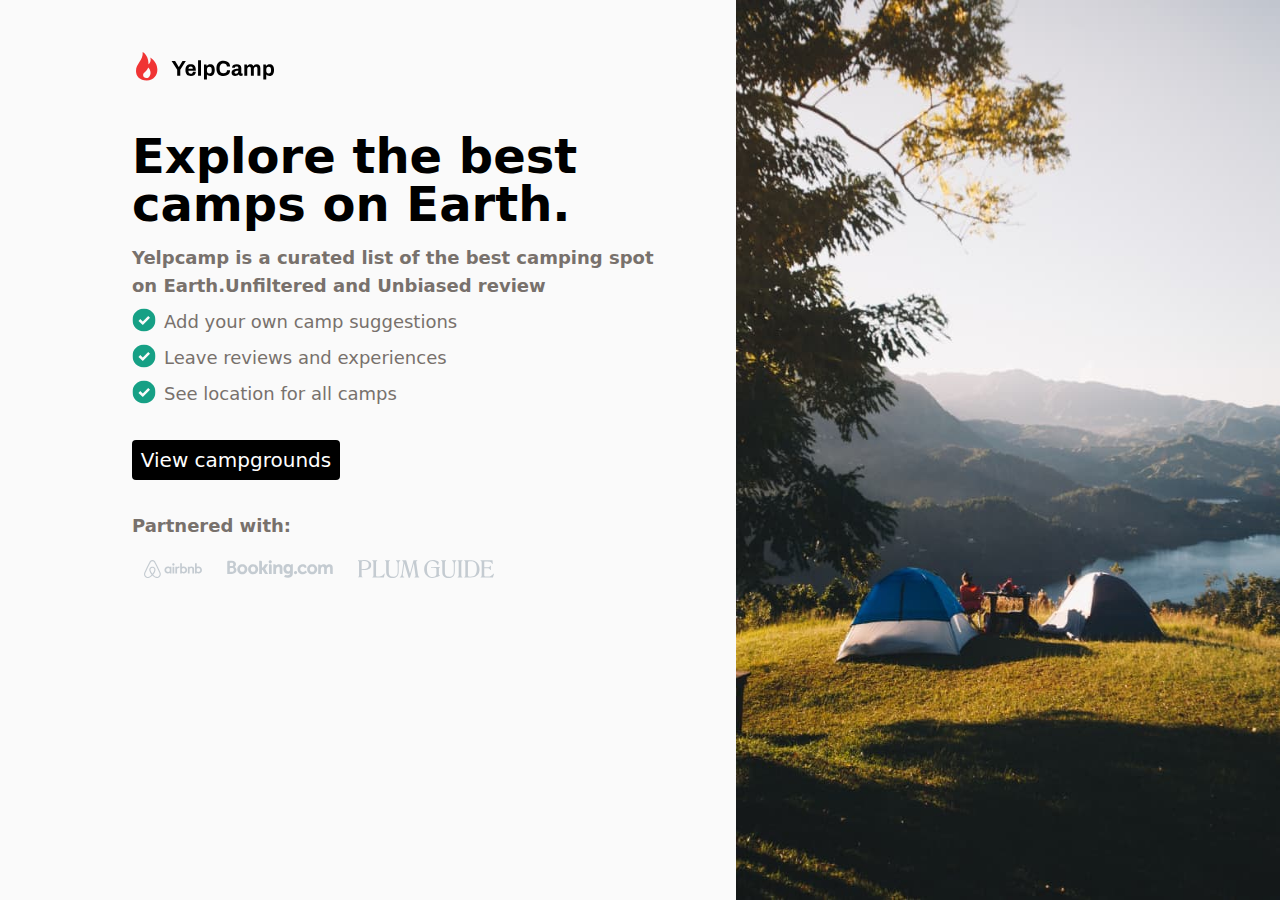
<file: index.html>
<!DOCTYPE html>
<html lang="en">
<head>
    <meta charset="UTF-8">
    <meta name="viewport" content="width=device-width, initial-scale=1.0">
    <title>Group Assignment</title>
    <link rel="stylesheet" href="./src/input.css">
    <link rel="stylesheet" href="./src/output.css">
    </head>
<body>
    <!-- Creating a div containing the columns -->
    <div class="h-screen bg-neutral-50 flex lg:flex-row flex-col justify-between ">
        <!-- individual divs for the larger screen size -->
        <div class="lg:basis-1/2 lg:flex-1 lg:ml-28 lg:mr-20 lg:mt-9">
            <!-- A div containing the logo -->
            <div class="lg:w-full lg:mt-4 ml-6 my-3 md:my-12">
                <img class="h-8" src="./Assets/Logo.svg">
            </div>
            <!-- A div that would containing the image for smaller screen size and stay hidden for a larger screen size -->
            <div class="lg:hidden w-full h-72 md:h-80">
                <img class="w-full h-72 md:h-80" src="./Assets/Hero Image.jpg" alt="Hero jpg">
            </div>
            <!-- A div containing the write up -->
            <div class="lg:mt-3 lg:w-full m-5 md:leading-6">
                <div>
                    <h1 class="lg:text-5xl md:text-5xl text-4xl font-bold">Explore the best camps on Earth.</h1>
                    <p class="mt-4 text-lg font-medium md:font-semibold pb-2 text-stone-500 tracking-normal">Yelpcamp is a curated list of the best camping spot on Earth.Unfiltered and Unbiased review</p>
                    <!-- Creating a flex div -->
                    <div class="flex flex-col space-y-2">
                        <!-- Using the inline flex property to place the icon beside the text -->
                        <div class="inline-flex ">
                            <img class="w-6 h-6 mr-2" src="./Assets/Checkmark.svg"> <span class="text-lg font-medium text-stone-500">Add your own camp suggestions</span>
                            
                        </div>
                        <div class="inline-flex">
                            <img class="w-6 h-6 mr-2" src="./Assets/Checkmark.svg"> <span class="text-lg font-medium text-stone-500">Leave reviews and experiences</span>

                        </div>
                        <div class="inline-flex">
                             <img class="w-6 h-6 mr-2" src="./Assets/Checkmark.svg"> <span class="text-lg font-medium  text-stone-500">See location for all camps</span>
                        </div>
                    </div>
                    
                </div>
                <!-- Creating  a button -->
                <button  id="viewCamp" class="h-10 w-48 md:w-52 my-2 md:my-8 bg-black text-white rounded md:text-xl text-base">View campgrounds</button>
                 
                <!-- Another flexed div -->
                <div class="flex flex-col">
                    <p class="font-medium text-lg md:font-semibold text-stone-500">Partnered with:</p>
                    <div class="flex justify-items-start mt-2">
                        <img src="./Assets/Airbnb.svg" alt="Airbnb icon">
                        <img src="./Assets/Booking.svg" alt="booking icon">
                        <img src="./Assets/Plum Guide.svg" alt="plum guide icon"> 
                    </div>
                    
                </div>
            </div>
        
        </div>
        <!-- A div that stays visible for larger screen size and hidden for a smaller screen size-->
        <div class="lg:h-full lg:basis-1/2 lg:flex-2 lg:block hidden">
            <img class="lg:h-full lg:w-full" src="./Assets/Hero Image.jpg" alt="Hero image jpg">
        </div>
    </div>
    <script src="./index.js"></script>
</body>
</html>
</file>
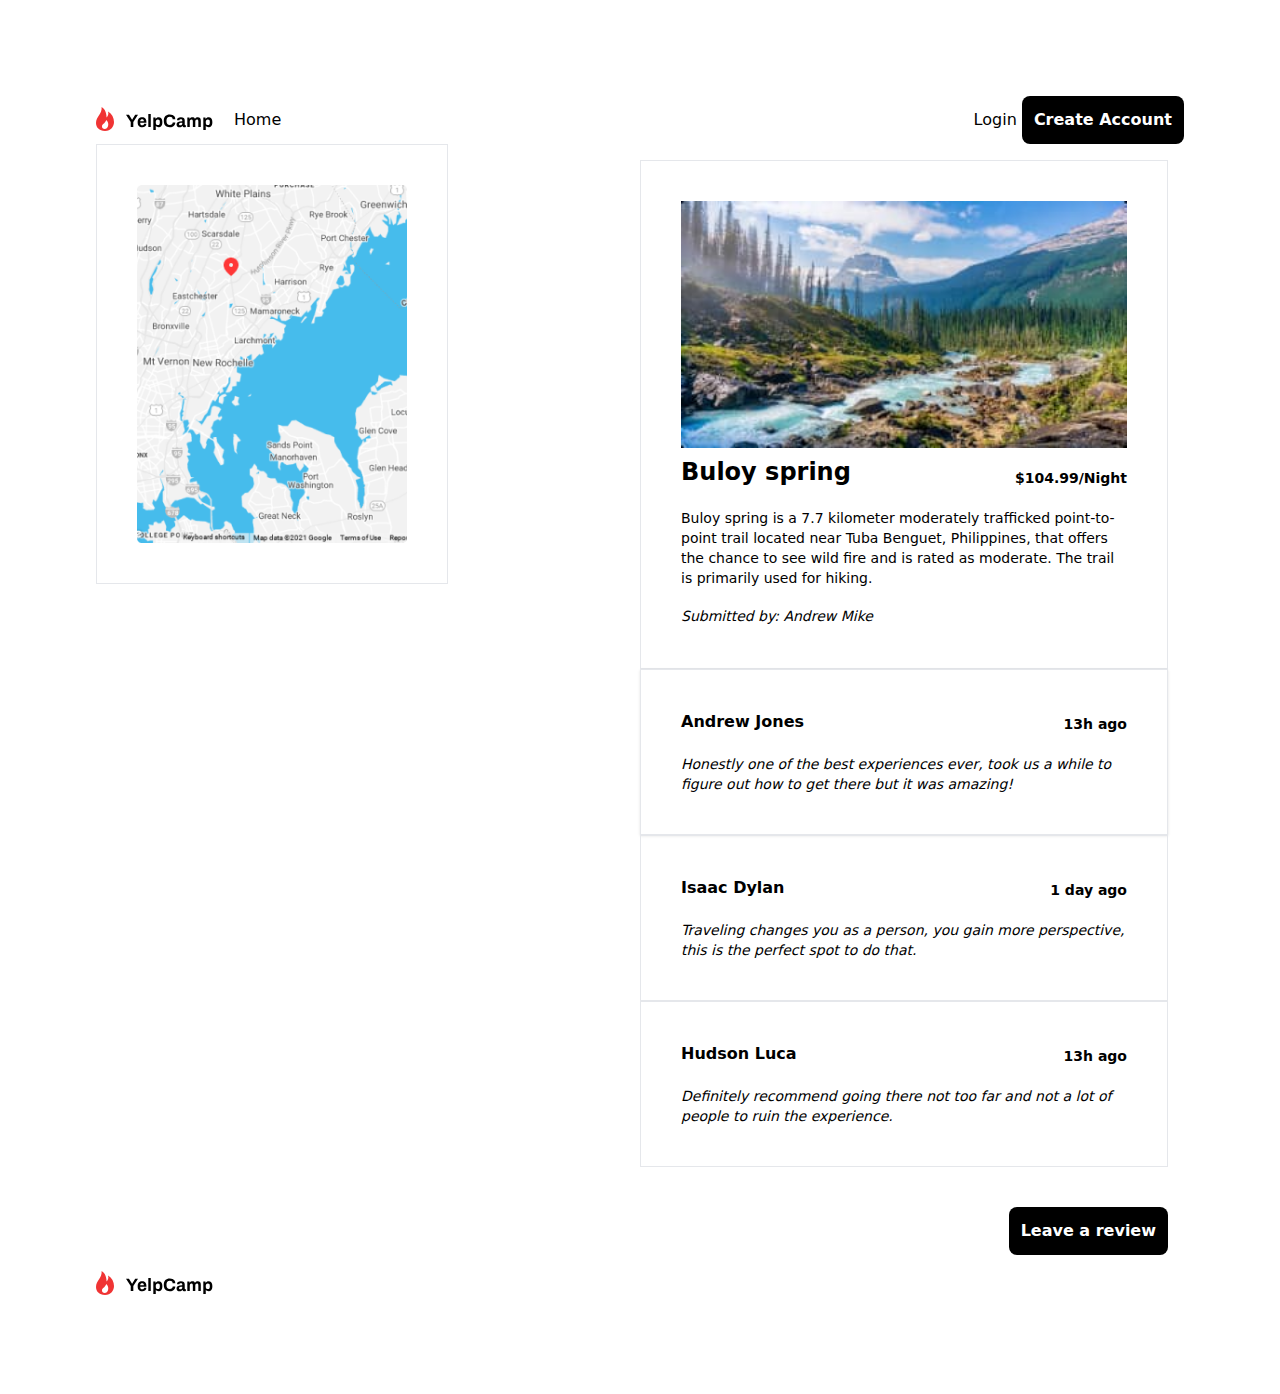
<file: buloy.html>
<!DOCTYPE html>
<html lang="en">
<head>
    <meta charset="UTF-8">
    <meta name="viewport" content="width=device-width, initial-scale=1.0">
    <title>Document</title>
  <link rel="stylesheet" href="./src/input.css">
  <link rel="stylesheet" href="./src/output.css">
</head>
<body class="mx-4 sm:mx-8 md:mx-24 my-4 sm:my-8 md:my-24">
    <!-- nav area -->
    <nav class="flex flex-row items-center justify-between">
        <div class="flex items-center gap-5">
            <img src="./Assets/Logo.svg" alt="Logo">
            <a href="#" class="font-medium hover:text-gray-500 hidden sm:inline-block md:inline-block">Home</a>
        </div>
        <div class="gap-5">
            <a href="#" class="font-medium hover:text-gray-500 hidden sm:inline-block md:inline-block">Login</a>
            <button class="p-3 bg-black text-white font-semibold rounded-lg hover:bg-gray-500 hidden sm:inline-block md:inline-block">Create Account</button>
        </div>
        <button class="p-3 md:hidden">
            <img src="./Assets/Hamburger Menu.svg" alt="Menu Icon" class="w-6 h-6">
        </button>
    </nav>
    <!-- End of nav area -->

    <main class="flex flex-col sm:flex-row items-start justify-between">
        <div class="sm:w-1/2">
            <!-- Map image at the top (visible on laptops) -->
            <div class="border p-5 sm:p-10 w-full sm:w-2/3 mx-auto sm:mx-0 mb-5 sm:mb-0 hidden lg:block">
                <img src="./Assets/Map.png" alt="Map" class="mt-0">
            </div>
        </div>

        <div class="sm:w-1/2 mx-4 my-4">
            <div class="border p-5 sm:p-10">
                <img src="./Assets/Camp Images/Compressed Images/Mount Ulap.jpg" alt="Mount Ulap" class="w-full">
                <div class="flex flex-row justify-between pb-3 sm:pb-5">
                    <h2 class="text-lg sm:text-2xl font-bold pt-2">Buloy spring</h2>
                    <span class="text-xs sm:text-sm pt-2 sm:pt-5 font-bold">$104.99/Night</span>
                </div>
                <p class="text-xs sm:text-sm pb-2 sm:pb-4">Buloy spring is a 7.7 kilometer moderately trafficked point-to-point trail located near Tuba Benguet, Philippines, that offers the chance to see wild fire and is rated as moderate. The trail is primarily used for hiking.</p>
                <span class="italic text-xs sm:text-sm">Submitted by: Andrew Mike</span>
            </div>

            <div class="border p-5 sm:p-10 shadow">
                <div class="flex flex-row justify-between pb-3 sm:pb-5">
                    <h4 class="font-bold">Andrew Jones</h4>
                    <span class="text-xs sm:text-sm pt-1 font-bold">13h ago</span>
                </div>
                <p class="text-xs sm:text-sm italic">Honestly one of the best experiences ever, took us a while to figure out how to get there but it was amazing!</p>
            </div>

            <div class="border p-5 sm:p-10">
                <div class="flex flex-row justify-between pb-3 sm:pb-5">
                    <h4 class="font-bold">Isaac Dylan</h4>
                    <span class="text-xs sm:text-sm pt-1 font-bold">1 day ago</span>
                </div>
                <p class="text-xs sm:text-sm italic">Traveling changes you as a person, you gain more perspective, this is the perfect spot to do that.</p>
            </div>

            <div class="border p-5 sm:p-10">
                <div class="flex flex-row justify-between pb-3 sm:pb-5">
                    <h4 class="font-bold">Hudson Luca</h4>
                    <span class="text-xs sm:text-sm pt-1 font-bold">13h ago</span>
                </div>
                <p class="text-xs sm:text-sm italic">Definitely recommend going there not too far and not a lot of people to ruin the experience.</p>
            </div>

            <button class="bg-black text-white font-bold p-3 mt-10 rounded-lg float-right">Leave a review</button>
        </div>
        <img src="./Assets/Map.png" alt="..." class="border p-5 sm:p-10 w-full sm:w-2/3 mx-auto sm:mx-0 mb-5 sm:mb-0 block lg:hidden">
        <!-- Map image at the bottom (visible on tablets and mobiles) -->
    </main>
    
    <img src="./Assets/Logo.svg" alt="Logo" class=" mt-4 sm:mt-0">
    <script src="./index.js"></script>
</body>
</html>
</file>
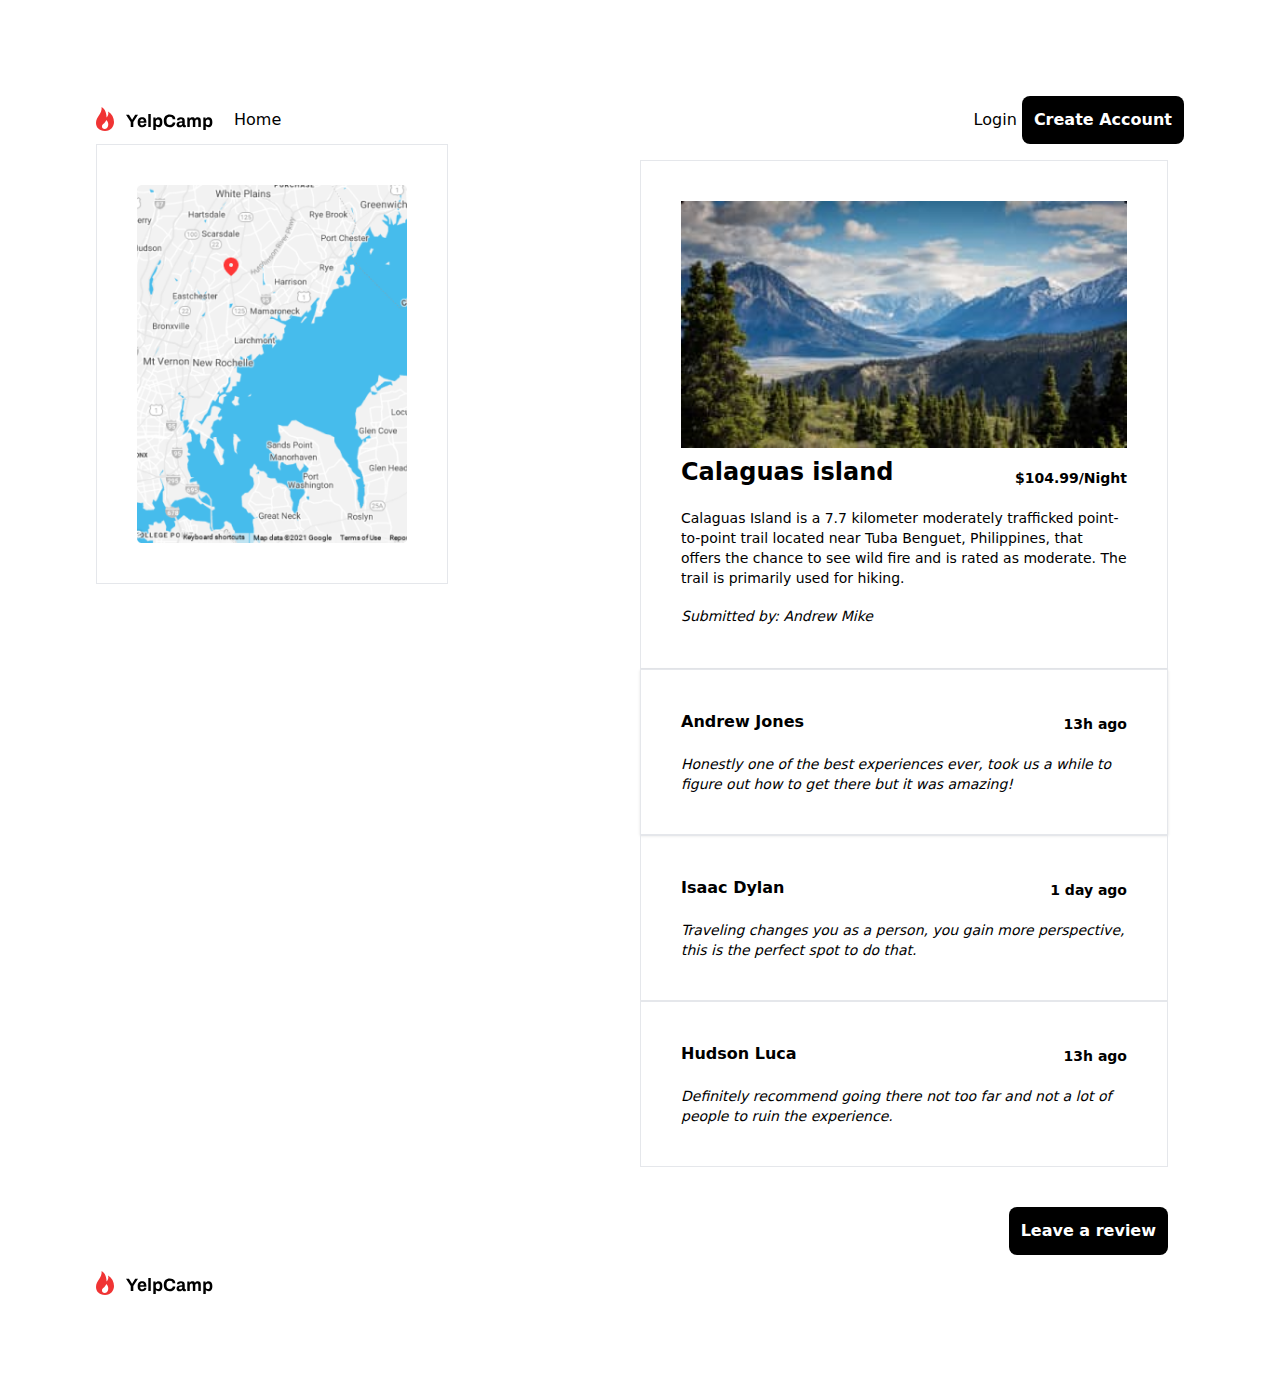
<file: cala.html>
<!DOCTYPE html>
<html lang="en">
<head>
    <meta charset="UTF-8">
    <meta name="viewport" content="width=device-width, initial-scale=1.0">
    <title>Document</title>
  <link rel="stylesheet" href="./src/input.css">
  <link rel="stylesheet" href="./src/output.css">
</head>
<body class="mx-4 sm:mx-8 md:mx-24 my-4 sm:my-8 md:my-24">
    <!-- nav area -->
    <nav class="flex flex-row items-center justify-between">
        <div class="flex items-center gap-5">
            <img src="./Assets/Logo.svg" alt="Logo">
            <a href="#" class="font-medium hover:text-gray-500 hidden sm:inline-block md:inline-block">Home</a>
        </div>
        <div class="gap-5">
            <a href="#" class="font-medium hover:text-gray-500 hidden sm:inline-block md:inline-block">Login</a>
            <button class="p-3 bg-black text-white font-semibold rounded-lg hover:bg-gray-500 hidden sm:inline-block md:inline-block">Create Account</button>
        </div>
        <button class="p-3 md:hidden">
            <img src="./Assets/Hamburger Menu.svg" alt="Menu Icon" class="w-6 h-6">
        </button>
    </nav>
    <!-- End of nav area -->

    <main class="flex flex-col sm:flex-row items-start justify-between">
        <div class="sm:w-1/2">
            <!-- Map image at the top (visible on laptops) -->
            <div class="border p-5 sm:p-10 w-full sm:w-2/3 mx-auto sm:mx-0 mb-5 sm:mb-0 hidden lg:block">
                <img src="./Assets/Map.png" alt="Map" class="mt-0">
            </div>
        </div>

        <div class="sm:w-1/2 mx-4 my-4">
            <div class="border p-5 sm:p-10">
                <img src="./Assets/Camp Images/Compressed Images/Calaguas Island.jpg" alt="Mount Ulap" class="w-full">
                <div class="flex flex-row justify-between pb-3 sm:pb-5">
                    <h2 class="text-lg sm:text-2xl font-bold pt-2">Calaguas island</h2>
                    <span class="text-xs sm:text-sm pt-2 sm:pt-5 font-bold">$104.99/Night</span>
                </div>
                <p class="text-xs sm:text-sm pb-2 sm:pb-4">Calaguas Island is a 7.7 kilometer moderately trafficked point-to-point trail located near Tuba Benguet, Philippines, that offers the chance to see wild fire and is rated as moderate. The trail is primarily used for hiking.</p>
                <span class="italic text-xs sm:text-sm">Submitted by: Andrew Mike</span>
            </div>

            <div class="border p-5 sm:p-10 shadow">
                <div class="flex flex-row justify-between pb-3 sm:pb-5">
                    <h4 class="font-bold">Andrew Jones</h4>
                    <span class="text-xs sm:text-sm pt-1 font-bold">13h ago</span>
                </div>
                <p class="text-xs sm:text-sm italic">Honestly one of the best experiences ever, took us a while to figure out how to get there but it was amazing!</p>
            </div>

            <div class="border p-5 sm:p-10">
                <div class="flex flex-row justify-between pb-3 sm:pb-5">
                    <h4 class="font-bold">Isaac Dylan</h4>
                    <span class="text-xs sm:text-sm pt-1 font-bold">1 day ago</span>
                </div>
                <p class="text-xs sm:text-sm italic">Traveling changes you as a person, you gain more perspective, this is the perfect spot to do that.</p>
            </div>

            <div class="border p-5 sm:p-10">
                <div class="flex flex-row justify-between pb-3 sm:pb-5">
                    <h4 class="font-bold">Hudson Luca</h4>
                    <span class="text-xs sm:text-sm pt-1 font-bold">13h ago</span>
                </div>
                <p class="text-xs sm:text-sm italic">Definitely recommend going there not too far and not a lot of people to ruin the experience.</p>
            </div>

            <button class="bg-black text-white font-bold p-3 mt-10 rounded-lg float-right">Leave a review</button>
        </div>
        <img src="./Assets/Map.png" alt="..." class="border p-5 sm:p-10 w-full sm:w-2/3 mx-auto sm:mx-0 mb-5 sm:mb-0 block lg:hidden">
        <!-- Map image at the bottom (visible on tablets and mobiles) -->
    </main>
    
    <img src="./Assets/Logo.svg" alt="Logo" class=" mt-4 sm:mt-0">
    <script src="./index.js"></script>
</body>
</html>
</file>
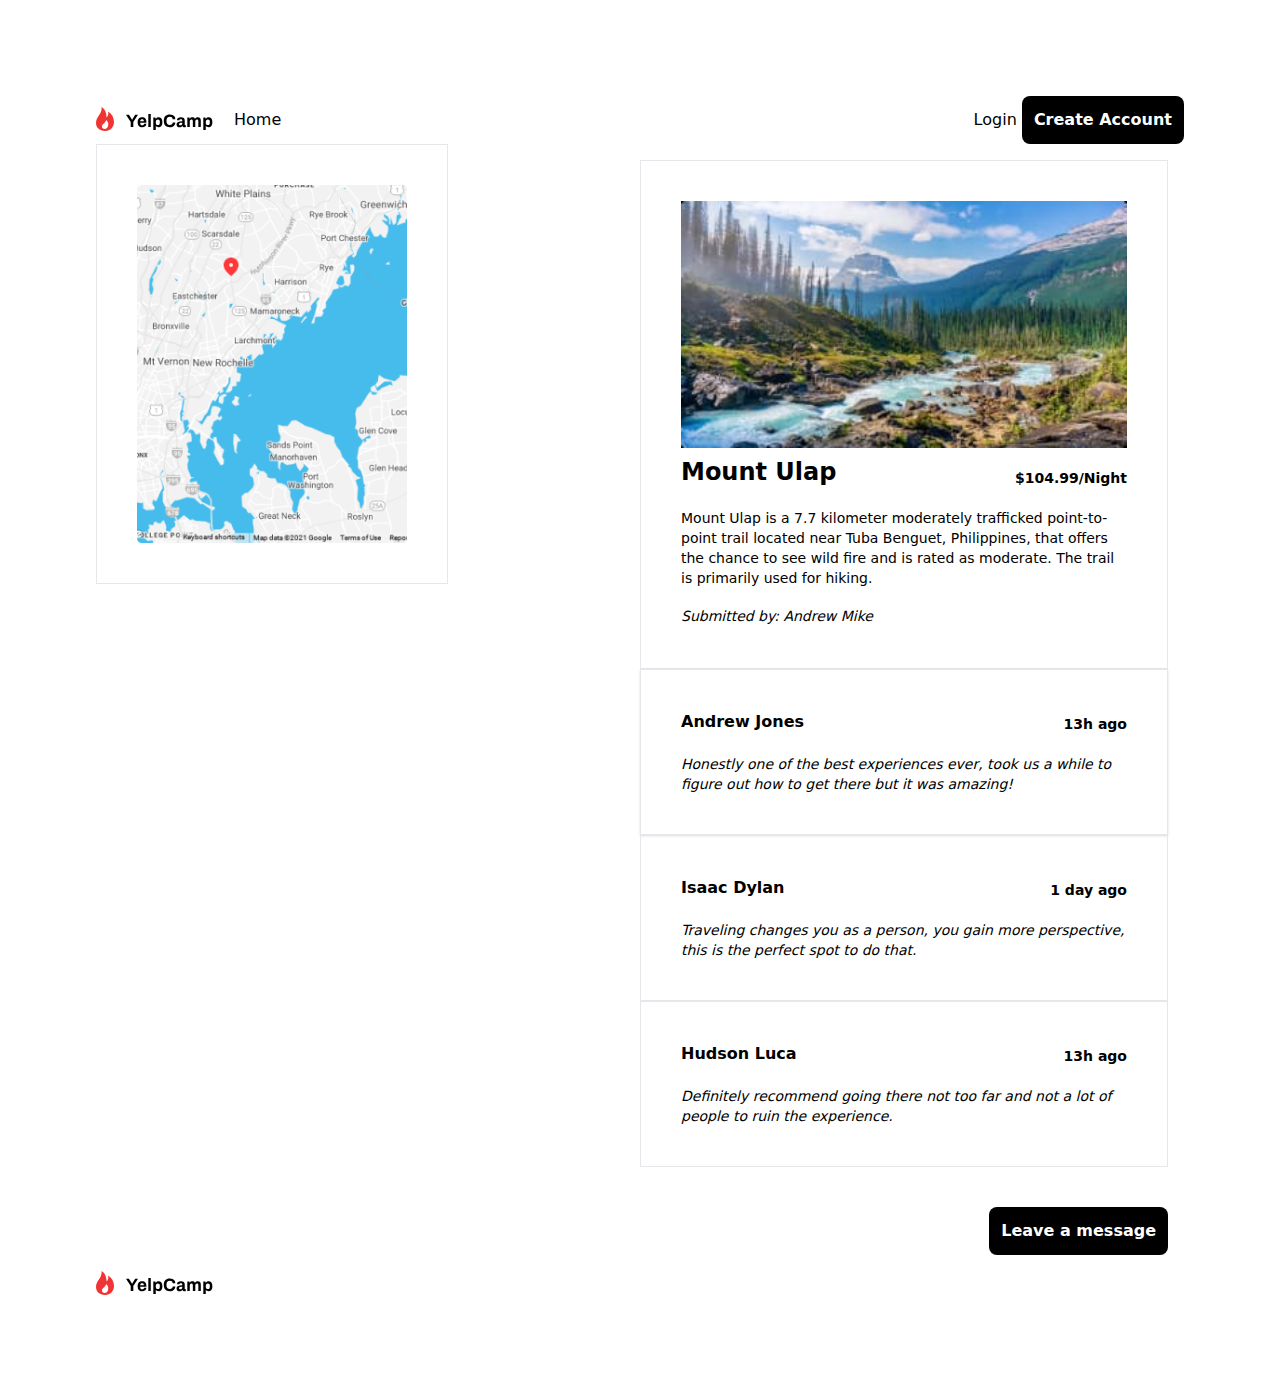
<file: campground.html>
<!DOCTYPE html>
<html lang="en">
<head>
    <meta charset="UTF-8">
    <meta name="viewport" content="width=device-width, initial-scale=1.0">
    <title>Document</title>
  <link rel="stylesheet" href="./src/input.css">
  <link rel="stylesheet" href="./src/output.css">
</head>
<body class="mx-4 sm:mx-8 md:mx-24 my-4 sm:my-8 md:my-24">
    <!-- nav area -->
    <nav class="flex flex-row items-center justify-between">
        <div class="flex items-center gap-5">
            <img src="./Assets/Logo.svg" alt="Logo">
            <a href="#" class="font-medium hover:text-gray-500 hidden sm:inline-block md:inline-block">Home</a>
        </div>
        <div class="gap-5">
            <a href="#" class="font-medium hover:text-gray-500 hidden sm:inline-block md:inline-block">Login</a>
            <button class="p-3 bg-black text-white font-semibold rounded-lg hover:bg-gray-500 hidden sm:inline-block md:inline-block">Create Account</button>
        </div>
        <button class="p-3 md:hidden">
            <img src="./Assets/Hamburger Menu.svg" alt="Menu Icon" class="w-6 h-6">
        </button>
    </nav>
    <!-- End of nav area -->

    <main class="flex flex-col sm:flex-row items-start justify-between">
        <div class="sm:w-1/2">
            <!-- Map image at the top (visible on laptops) -->
            <div class="border p-5 sm:p-10 w-full sm:w-2/3 mx-auto sm:mx-0 mb-5 sm:mb-0 hidden lg:block">
                <img src="./Assets/Map.png" alt="Map" class="mt-0">
            </div>
        </div>

        <div class="sm:w-1/2 mx-4 my-4">
            <div class="border p-5 sm:p-10">
                <img src="./Assets/Camp Images/Compressed Images/Mount Ulap.jpg" alt="Mount Ulap" class="w-full">
                <div class="flex flex-row justify-between pb-3 sm:pb-5">
                    <h2 class="text-lg sm:text-2xl font-bold pt-2">Mount Ulap</h2>
                    <span class="text-xs sm:text-sm pt-2 sm:pt-5 font-bold">$104.99/Night</span>
                </div>
                <p class="text-xs sm:text-sm pb-2 sm:pb-4">Mount Ulap is a 7.7 kilometer moderately trafficked point-to-point trail located near Tuba Benguet, Philippines, that offers the chance to see wild fire and is rated as moderate. The trail is primarily used for hiking.</p>
                <span class="italic text-xs sm:text-sm">Submitted by: Andrew Mike</span>
            </div>

            <div class="border p-5 sm:p-10 shadow">
                <div class="flex flex-row justify-between pb-3 sm:pb-5">
                    <h4 class="font-bold">Andrew Jones</h4>
                    <span class="text-xs sm:text-sm pt-1 font-bold">13h ago</span>
                </div>
                <p class="text-xs sm:text-sm italic">Honestly one of the best experiences ever, took us a while to figure out how to get there but it was amazing!</p>
            </div>

            <div class="border p-5 sm:p-10">
                <div class="flex flex-row justify-between pb-3 sm:pb-5">
                    <h4 class="font-bold">Isaac Dylan</h4>
                    <span class="text-xs sm:text-sm pt-1 font-bold">1 day ago</span>
                </div>
                <p class="text-xs sm:text-sm italic">Traveling changes you as a person, you gain more perspective, this is the perfect spot to do that.</p>
            </div>

            <div class="border p-5 sm:p-10">
                <div class="flex flex-row justify-between pb-3 sm:pb-5">
                    <h4 class="font-bold">Hudson Luca</h4>
                    <span class="text-xs sm:text-sm pt-1 font-bold">13h ago</span>
                </div>
                <p class="text-xs sm:text-sm italic">Definitely recommend going there not too far and not a lot of people to ruin the experience.</p>
            </div>

            <button class="bg-black text-white font-bold p-3 mt-10 rounded-lg float-right">Leave a message</button>
        </div>
        <img src="./Assets/Map.png" alt="..." class="border p-5 sm:p-10 w-full sm:w-2/3 mx-auto sm:mx-0 mb-5 sm:mb-0 block lg:hidden">
        <!-- Map image at the bottom (visible on tablets and mobiles) -->
    </main>
    
    <img src="./Assets/Logo.svg" alt="Logo" class=" mt-4 sm:mt-0">
</body>
</html>
</file>
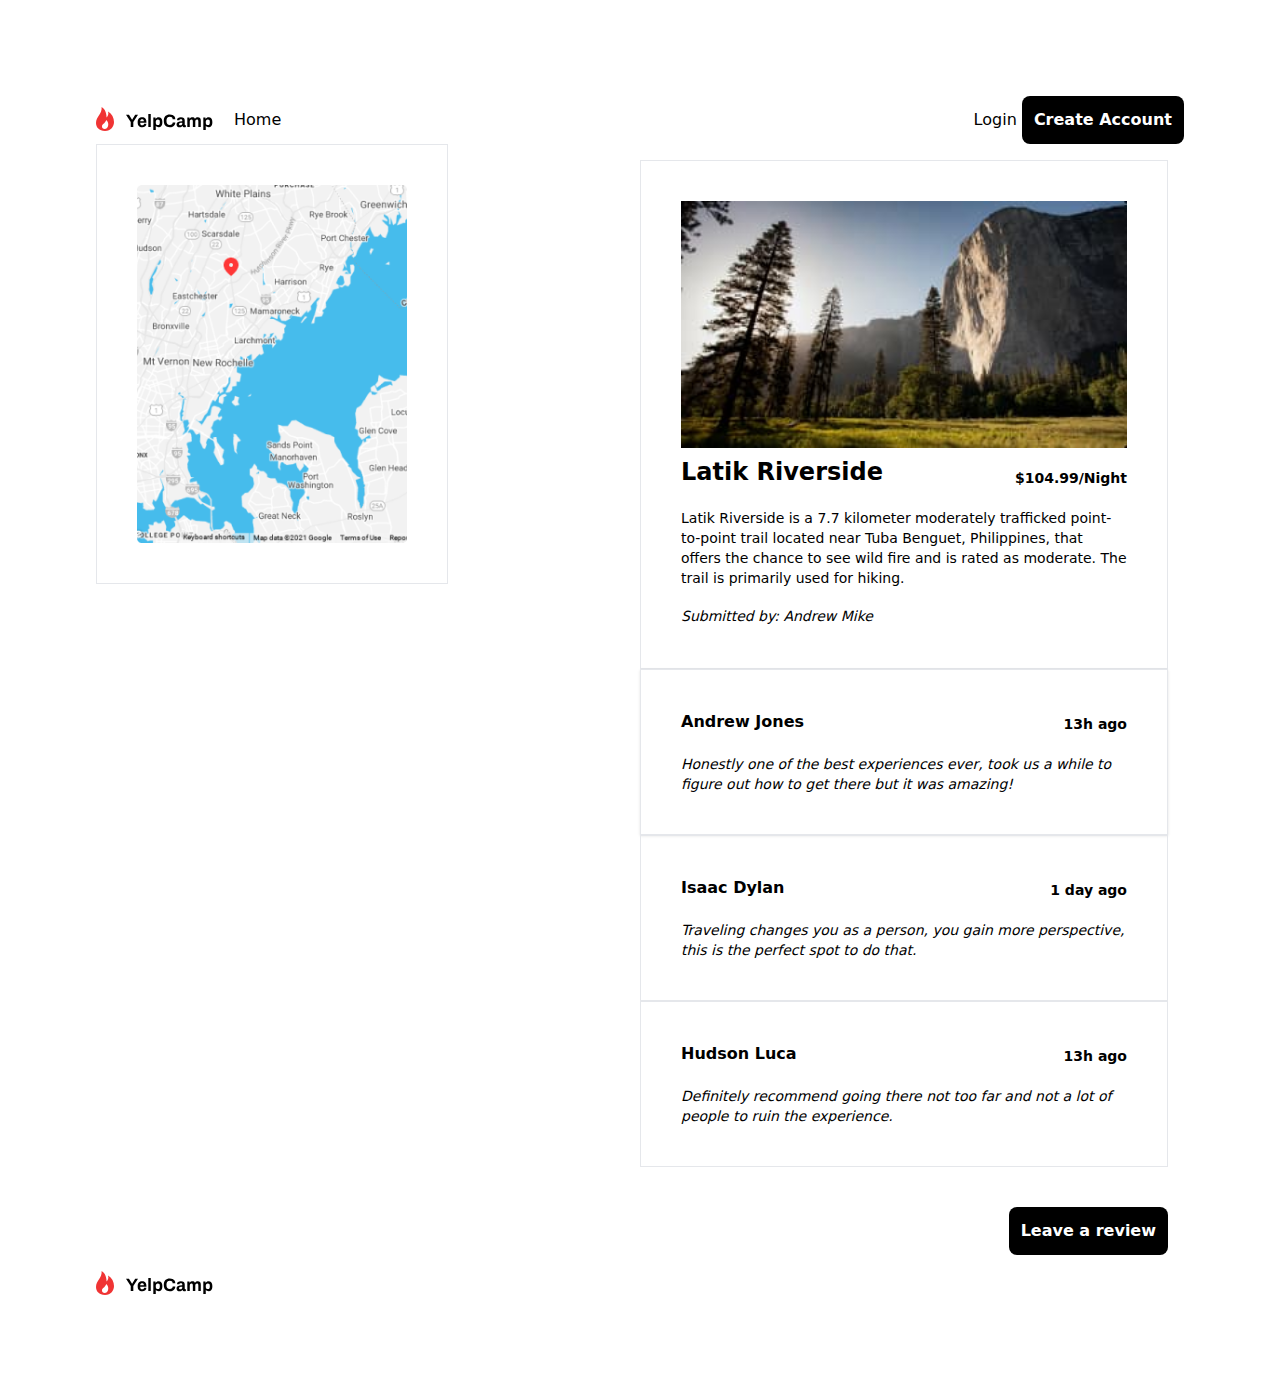
<file: latik.html>
<!DOCTYPE html>
<html lang="en">
<head>
    <meta charset="UTF-8">
    <meta name="viewport" content="width=device-width, initial-scale=1.0">
    <title>Document</title>
  <link rel="stylesheet" href="./src/input.css">
  <link rel="stylesheet" href="./src/output.css">
</head>
<body class="mx-4 sm:mx-8 md:mx-24 my-4 sm:my-8 md:my-24">
    <!-- nav area -->
    <nav class="flex flex-row items-center justify-between">
        <div class="flex items-center gap-5">
            <img src="./Assets/Logo.svg" alt="Logo">
            <a href="#" class="font-medium hover:text-gray-500 hidden sm:inline-block md:inline-block">Home</a>
        </div>
        <div class="gap-5">
            <a href="#" class="font-medium hover:text-gray-500 hidden sm:inline-block md:inline-block">Login</a>
            <button class="p-3 bg-black text-white font-semibold rounded-lg hover:bg-gray-500 hidden sm:inline-block md:inline-block">Create Account</button>
        </div>
        <button class="p-3 md:hidden">
            <img src="./Assets/Hamburger Menu.svg" alt="Menu Icon" class="w-6 h-6">
        </button>
    </nav>
    <!-- End of nav area -->

    <main class="flex flex-col sm:flex-row items-start justify-between">
        <div class="sm:w-1/2">
            <!-- Map image at the top (visible on laptops) -->
            <div class="border p-5 sm:p-10 w-full sm:w-2/3 mx-auto sm:mx-0 mb-5 sm:mb-0 hidden lg:block">
                <img src="./Assets/Map.png" alt="Map" class="mt-0">
            </div>
        </div>

        <div class="sm:w-1/2 mx-4 my-4">
            <div class="border p-5 sm:p-10">
                <img src="./Assets/Camp Images/Compressed Images/Latik Riverside.jpg" alt="Mount Ulap" class="w-full">
                <div class="flex flex-row justify-between pb-3 sm:pb-5">
                    <h2 class="text-lg sm:text-2xl font-bold pt-2">Latik Riverside</h2>
                    <span class="text-xs sm:text-sm pt-2 sm:pt-5 font-bold">$104.99/Night</span>
                </div>
                <p class="text-xs sm:text-sm pb-2 sm:pb-4">Latik Riverside is a 7.7 kilometer moderately trafficked point-to-point trail located near Tuba Benguet, Philippines, that offers the chance to see wild fire and is rated as moderate. The trail is primarily used for hiking.</p>
                <span class="italic text-xs sm:text-sm">Submitted by: Andrew Mike</span>
            </div>

            <div class="border p-5 sm:p-10 shadow">
                <div class="flex flex-row justify-between pb-3 sm:pb-5">
                    <h4 class="font-bold">Andrew Jones</h4>
                    <span class="text-xs sm:text-sm pt-1 font-bold">13h ago</span>
                </div>
                <p class="text-xs sm:text-sm italic">Honestly one of the best experiences ever, took us a while to figure out how to get there but it was amazing!</p>
            </div>

            <div class="border p-5 sm:p-10">
                <div class="flex flex-row justify-between pb-3 sm:pb-5">
                    <h4 class="font-bold">Isaac Dylan</h4>
                    <span class="text-xs sm:text-sm pt-1 font-bold">1 day ago</span>
                </div>
                <p class="text-xs sm:text-sm italic">Traveling changes you as a person, you gain more perspective, this is the perfect spot to do that.</p>
            </div>

            <div class="border p-5 sm:p-10">
                <div class="flex flex-row justify-between pb-3 sm:pb-5">
                    <h4 class="font-bold">Hudson Luca</h4>
                    <span class="text-xs sm:text-sm pt-1 font-bold">13h ago</span>
                </div>
                <p class="text-xs sm:text-sm italic">Definitely recommend going there not too far and not a lot of people to ruin the experience.</p>
            </div>

            <button class="bg-black text-white font-bold p-3 mt-10 rounded-lg float-right">Leave a review</button>
        </div>
        <img src="./Assets/Map.png" alt="..." class="border p-5 sm:p-10 w-full sm:w-2/3 mx-auto sm:mx-0 mb-5 sm:mb-0 block lg:hidden">
        <!-- Map image at the bottom (visible on tablets and mobiles) -->
    </main>
    
    <img src="./Assets/Logo.svg" alt="Logo" class=" mt-4 sm:mt-0">
    <script src="./index.js"></script>
</body>
</html>
</file>
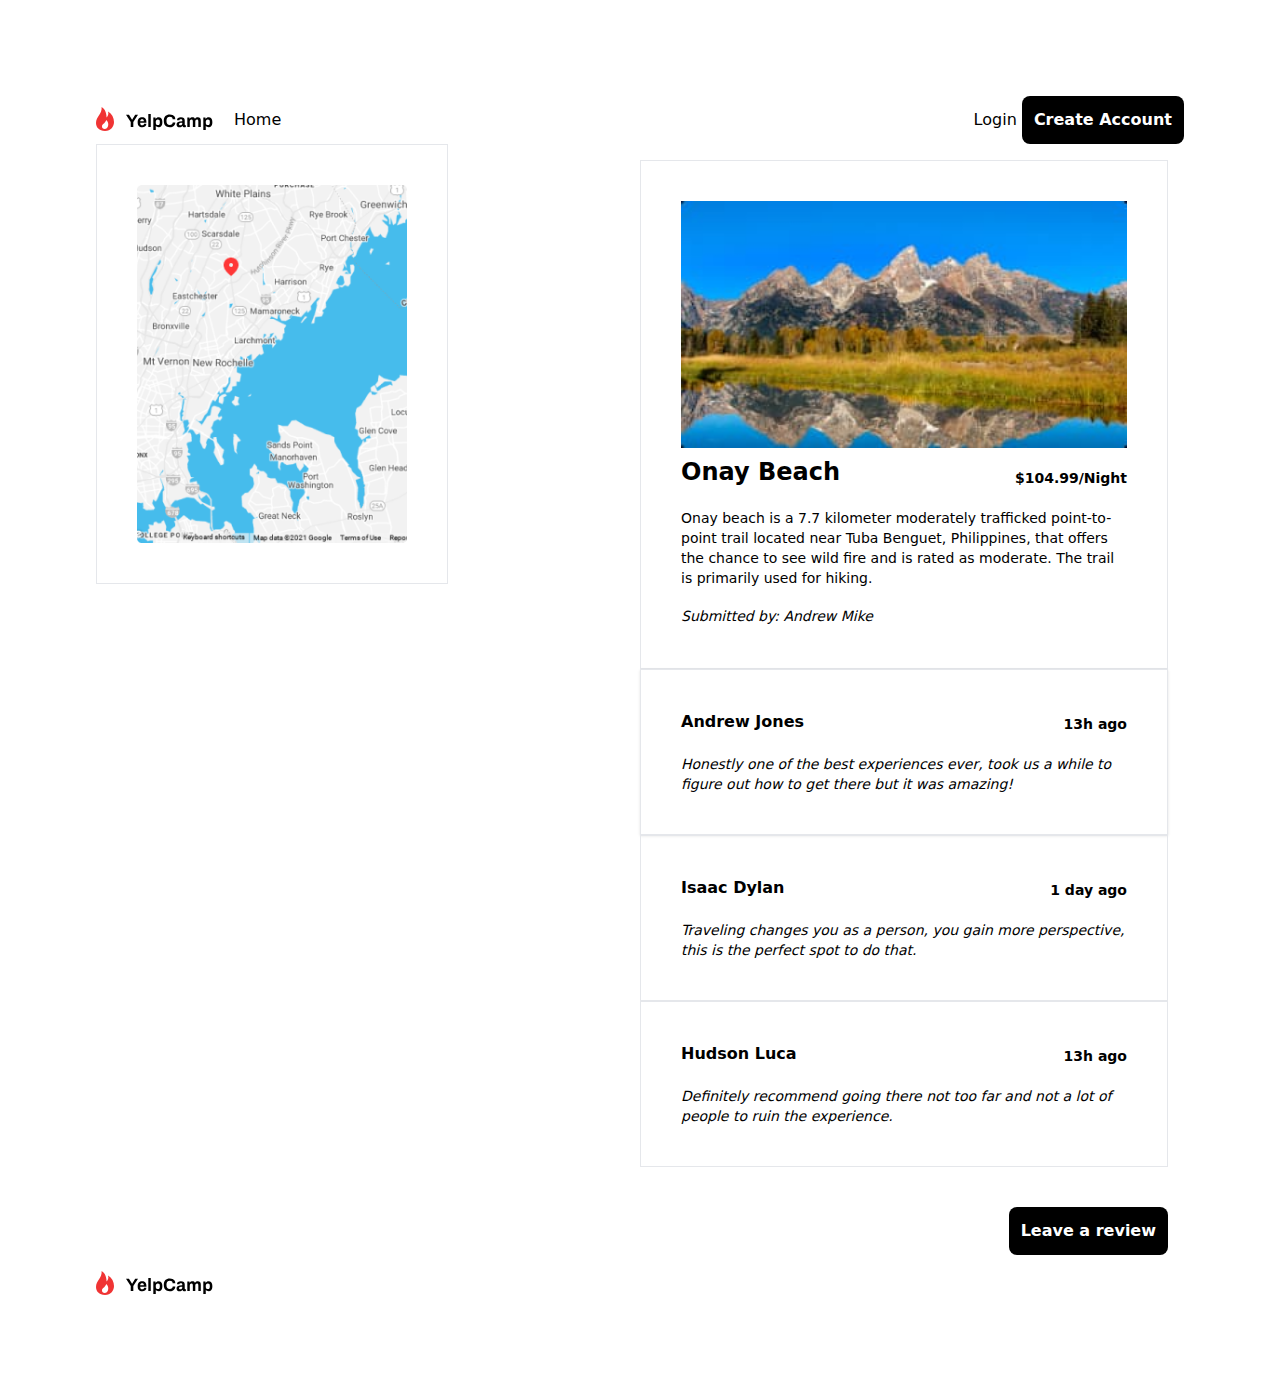
<file: onay.html>
<!DOCTYPE html>
<html lang="en">
<head>
    <meta charset="UTF-8">
    <meta name="viewport" content="width=device-width, initial-scale=1.0">
    <title>Document</title>
  <link rel="stylesheet" href="./src/input.css">
  <link rel="stylesheet" href="./src/output.css">
</head>
<body class="mx-4 sm:mx-8 md:mx-24 my-4 sm:my-8 md:my-24">
    <!-- nav area -->
    <nav class="flex flex-row items-center justify-between">
        <div class="flex items-center gap-5">
            <img src="./Assets/Logo.svg" alt="Logo">
            <a href="#" class="font-medium hover:text-gray-500 hidden sm:inline-block md:inline-block">Home</a>
        </div>
        <div class="gap-5">
            <a href="#" class="font-medium hover:text-gray-500 hidden sm:inline-block md:inline-block">Login</a>
            <button class="p-3 bg-black text-white font-semibold rounded-lg hover:bg-gray-500 hidden sm:inline-block md:inline-block">Create Account</button>
        </div>
        <button class="p-3 md:hidden">
            <img src="./Assets/Hamburger Menu.svg" alt="Menu Icon" class="w-6 h-6">
        </button>
    </nav>
    <!-- End of nav area -->

    <main class="flex flex-col sm:flex-row items-start justify-between">
        <div class="sm:w-1/2">
            <!-- Map image at the top (visible on laptops) -->
            <div class="border p-5 sm:p-10 w-full sm:w-2/3 mx-auto sm:mx-0 mb-5 sm:mb-0 hidden lg:block">
                <img src="./Assets/Map.png" alt="Map" class="mt-0">
            </div>
        </div>

        <div class="sm:w-1/2 mx-4 my-4">
            <div class="border p-5 sm:p-10">
                <img src="./Assets/Camp Images/Compressed Images/Onay Beach.jpg" alt="Mount Ulap" class="w-full">
                <div class="flex flex-row justify-between pb-3 sm:pb-5">
                    <h2 class="text-lg sm:text-2xl font-bold pt-2">Onay Beach</h2>
                    <span class="text-xs sm:text-sm pt-2 sm:pt-5 font-bold">$104.99/Night</span>
                </div>
                <p class="text-xs sm:text-sm pb-2 sm:pb-4">Onay beach is a 7.7 kilometer moderately trafficked point-to-point trail located near Tuba Benguet, Philippines, that offers the chance to see wild fire and is rated as moderate. The trail is primarily used for hiking.</p>
                <span class="italic text-xs sm:text-sm">Submitted by: Andrew Mike</span>
            </div>

            <div class="border p-5 sm:p-10 shadow">
                <div class="flex flex-row justify-between pb-3 sm:pb-5">
                    <h4 class="font-bold">Andrew Jones</h4>
                    <span class="text-xs sm:text-sm pt-1 font-bold">13h ago</span>
                </div>
                <p class="text-xs sm:text-sm italic">Honestly one of the best experiences ever, took us a while to figure out how to get there but it was amazing!</p>
            </div>

            <div class="border p-5 sm:p-10">
                <div class="flex flex-row justify-between pb-3 sm:pb-5">
                    <h4 class="font-bold">Isaac Dylan</h4>
                    <span class="text-xs sm:text-sm pt-1 font-bold">1 day ago</span>
                </div>
                <p class="text-xs sm:text-sm italic">Traveling changes you as a person, you gain more perspective, this is the perfect spot to do that.</p>
            </div>

            <div class="border p-5 sm:p-10">
                <div class="flex flex-row justify-between pb-3 sm:pb-5">
                    <h4 class="font-bold">Hudson Luca</h4>
                    <span class="text-xs sm:text-sm pt-1 font-bold">13h ago</span>
                </div>
                <p class="text-xs sm:text-sm italic">Definitely recommend going there not too far and not a lot of people to ruin the experience.</p>
            </div>

            <button class="bg-black text-white font-bold p-3 mt-10 rounded-lg float-right">Leave a review</button>
        </div>
        <img src="./Assets/Map.png" alt="..." class="border p-5 sm:p-10 w-full sm:w-2/3 mx-auto sm:mx-0 mb-5 sm:mb-0 block lg:hidden">
        <!-- Map image at the bottom (visible on tablets and mobiles) -->
    </main>
    
    <img src="./Assets/Logo.svg" alt="Logo" class=" mt-4 sm:mt-0">
    <script src="./index.js"></script>
</body>
</html>
</file>
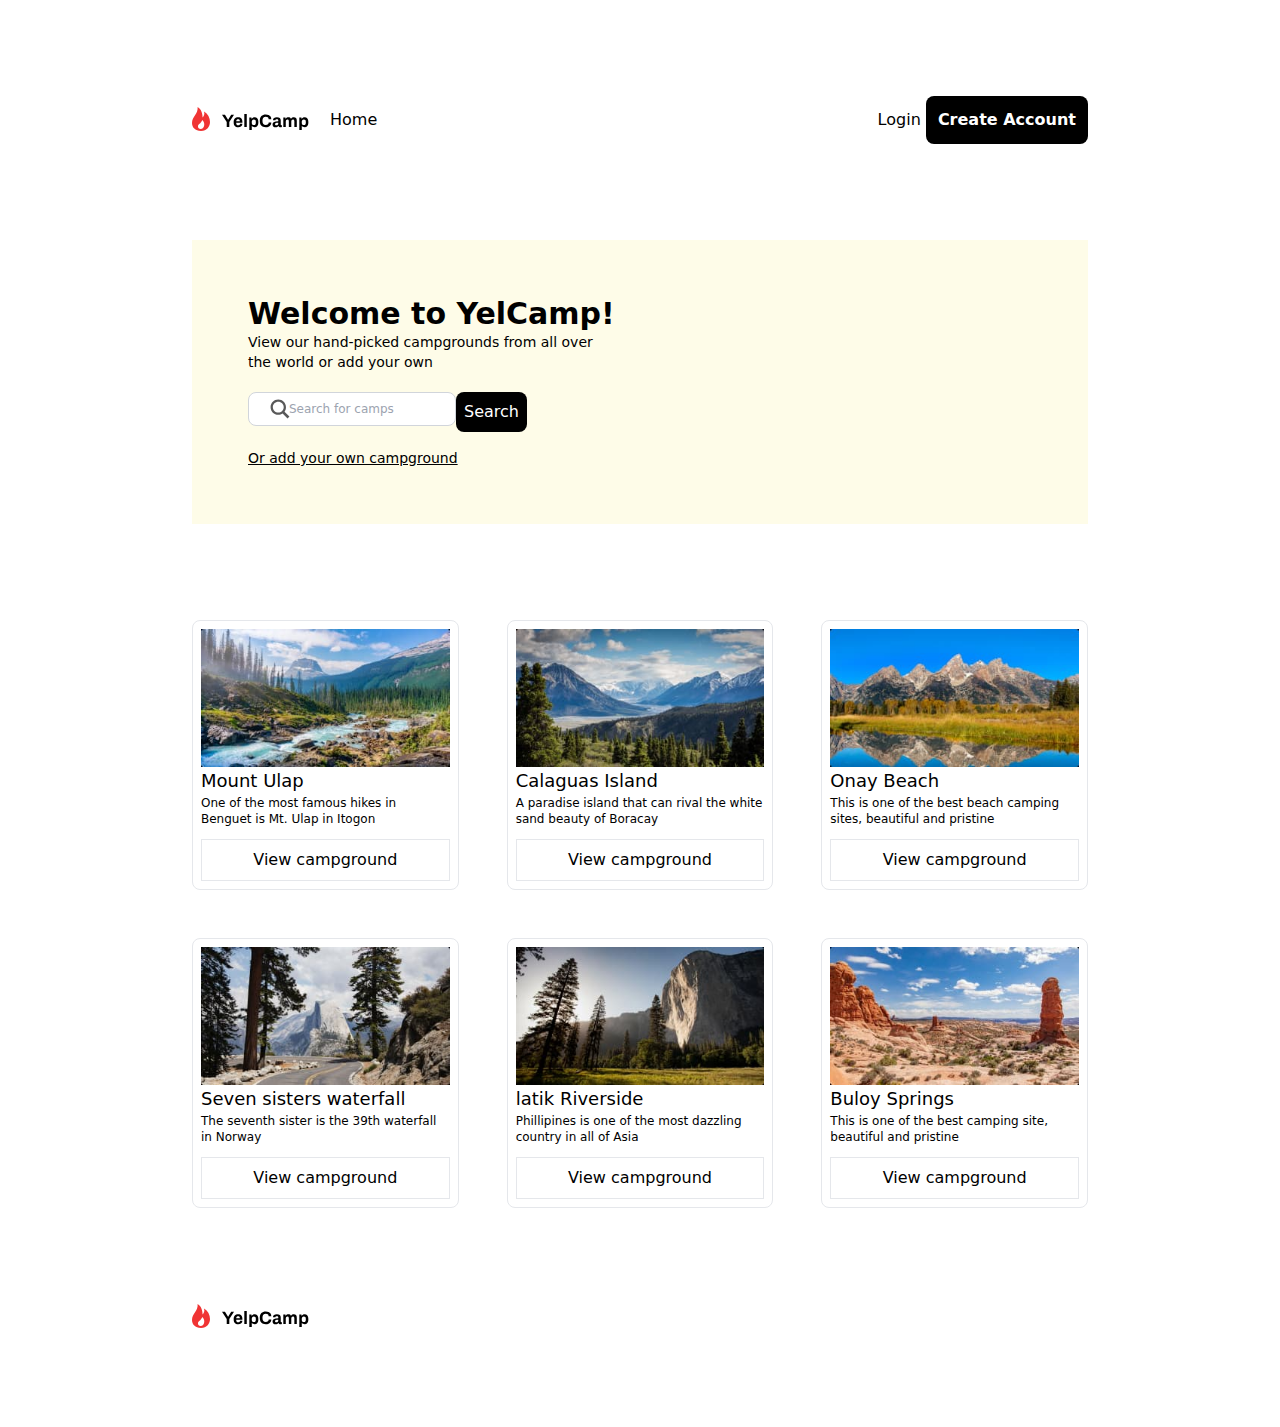
<file: search.html>
<!DOCTYPE html>
<html lang="en">
<head>
    <meta charset="UTF-8">
    <meta name="viewport" content="width=device-width, initial-scale=1.0">
    <title>Document</title>
    <link rel="stylesheet" href="./src/input.css">
    <link rel="stylesheet" href="./src/output.css">
   </head>
<body class="mx-4 sm:mx-8 md:mx-24 my-4 sm:my-8 md:my-24">

    <!-- nav area -->
    <nav class="flex flex-row items-center justify-between mx-4 sm:mx-8 md:mx-24 my-4 sm:my-8 md:my-24">
        <div class="flex items-center gap-5">
            <img src="./Assets/Logo.svg" alt="Logo" >
            <a href="#" class="font-medium hover:text-gray-500 hidden sm:inline-block md:inline-block">Home</a>
        </div>
        <div class="gap-5 ">
            <a href="#" class="font-medium hover:text-gray-500 hidden sm:inline-block md:inline-block">Login</a>
            <button class="p-3 bg-black text-white font-semibold rounded-lg hover:bg-gray-500 hidden sm:inline-block md:inline-block">Create Account</button>
        </div>
        <button class="p-3 md:hidden">
         <img src="./Assets/Hamburger Menu.svg" alt="Menu Icon" class="w-6 h-6">
        </button>
    </nav>
    <!-- End of nav area -->

    <!-- hero section -->
    <div class="bg-yellow-50 mt-7 mx-4 sm:mx-8 md:mx-24 my-4 sm:my-8 md:my-24 p-4 sm:p-10">
        <div class="p-4">
            <h2 class="text-3xl font-semibold">Welcome to YelCamp!</h2>
            <p class="text-sm">View our hand-picked campgrounds from all over<br> the world or add your own</p>
            <div class="flex flex-col md:flex-row mb-4">
                <div class="relative mt-5 gap-5">
                    <div class="relative  sm:w-full">
                        <input type="text" id="searchInput" class="pl-10 pr-4 py-2 px-1 border border-gray-300 focus:border-blue-500 focus:outline-none 
                        focus:ring focus:ring-blue-200 rounded-lg text-xs w-full sm:w-auto" placeholder="Search for camps">
                        <img src="./Assets/Search Icon.svg" alt="Search Icon" class="absolute left-3 top-1/2 transform -translate-y-1/2 w-5 h-5 sm:w-10">
                    </div>
                </div>
                <div class="mt-5 ">
                    <button id="searchButton" class="font-medium bg-black text-white rounded-lg p-2 w-full sm:w-auto" onclick="navigateToCampground()">Search</button>
                </div>
            </div>
            <p class="underline text-sm">Or add your own campground</p>
        </div>
    </div>
    
    
    <!-- End hero section -->

    <!-- campground gallery -->
    <div id="campground-gallery" class="mt-10 grid grid-cols-1 sm:grid-cols-1 md:grid-cols-2 lg:grid-cols-3 gap-4 md:gap-12 mx-4 sm:mx-8 md:mx-24 ">
        <div class="w-full sm:w-64 md:w-full border p-2 rounded-lg">
            <img src="./Assets/Camp Images/Compressed Images/Mount Ulap.jpg" alt="">
            <p class="font-medium text-lg">Mount Ulap</p>
            <p class="text-xs">One of the most famous hikes in Benguet is Mt. Ulap in Itogon</p>
            <button   id="but" class="w-full p-2 border mt-3 font-medium view-campground-button"  onclick="window.location.href='./Ulap.html';">View campground</button>
        </div>
        <div class="w-full sm:w-64  md:w-full border p-2 rounded-lg">
            <img src="./Assets/Camp Images/Compressed Images/Calaguas Island.jpg" alt="">
            <p class="font-medium text-lg">Calaguas Island</p>
            <p class="text-xs">A paradise island that can rival the white sand beauty of Boracay</p>
            <button  id="but" class="w-full p-2 border mt-3 font-medium"  onclick="window.location.href='./cala.html';">View campground</button>
        </div>
<div class="w-full sm:w-64 md:w-full border p-2 rounded-lg ">
    <img src="./Assets/Camp Images/Compressed Images/Onay Beach.jpg" alt="">
    <p class="font-medium text-lg">Onay Beach</p>
    <p class="text-xs">This is one of the best beach camping sites, beautiful and pristine</p>
    <button   id="but" class="w-full p-2 border mt-3 font-medium"   onclick="window.location.href='./onay.html';">View campground</button>
</div>
<div class="w-full sm:w-64 md:w-full border p-2  rounded-lg ">
    <img src="./Assets/Camp Images/Compressed Images/Seven Sisters Waterfall.jpg" alt="">
    <p class="font-medium text-lg">Seven sisters waterfall</p>
    <p class="text-xs">The seventh sister is the 39th waterfall in Norway</p>
    <button id="but" class="w-full p-2 border mt-3 font-medium"   onclick="window.location.href='./seven.html';">View campground</button>
</div>
<div class="w-full sm:w-64 md:w-full border p-2  rounded-lg ">
    <img src="./Assets/Camp Images/Compressed Images/Latik Riverside.jpg" alt="">
    <p class="font-medium text-lg">latik Riverside</p>
    <p class="text-xs">Phillipines is one of the most dazzling country in all of Asia</p>
    <button id="but" class="w-full p-2 border mt-3 font-medium"  onclick="window.location.href='./latik.html';">View campground</button>
</div>
<div class="w-full sm:w-64 md:w-full  border p-2  rounded-lg ">
    <img src="./Assets/Camp Images/Compressed Images/Buloy Springs.jpg" alt="">
    <p class="font-medium text-lg">Buloy Springs</p>
    <p class="text-xs">This is one of the best camping site, beautiful and pristine</p>
    <button  id="but" class="w-full p-2 border mt-3 font-medium"   onclick="window.location.href='./buloy.html';">View campground</button>
</div>
</div>
        <!-- End of campground gallery -->
<img src="./Assets/Logo.svg" alt="" class="mt-24 mx-24">
    

<script src="./index.js"></script>

   
</body>
</html>
</file>
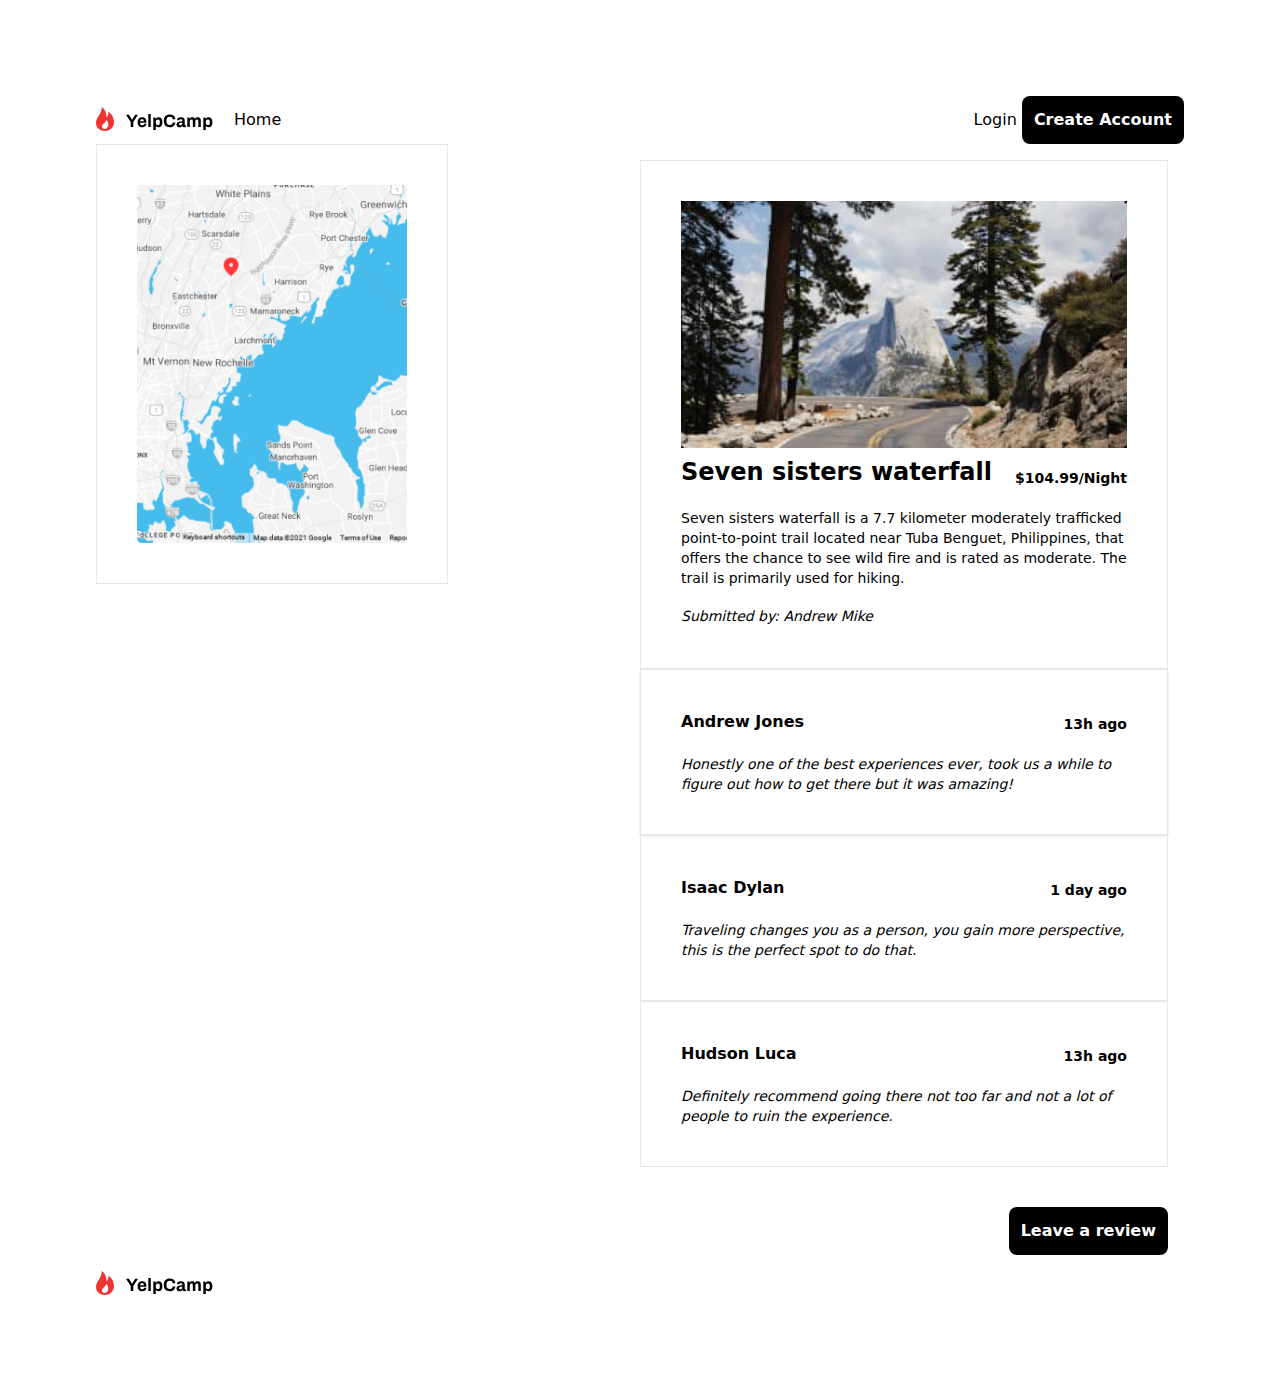
<file: seven.html>
<!DOCTYPE html>
<html lang="en">
<head>
    <meta charset="UTF-8">
    <meta name="viewport" content="width=device-width, initial-scale=1.0">
    <title>Document</title>
  <link rel="stylesheet" href="./src/input.css">
  <link rel="stylesheet" href="./src/output.css">
</head>
<body class="mx-4 sm:mx-8 md:mx-24 my-4 sm:my-8 md:my-24">
    <!-- nav area -->
    <nav class="flex flex-row items-center justify-between">
        <div class="flex items-center gap-5">
            <img src="./Assets/Logo.svg" alt="Logo">
            <a href="#" class="font-medium hover:text-gray-500 hidden sm:inline-block md:inline-block">Home</a>
        </div>
        <div class="gap-5">
            <a href="#" class="font-medium hover:text-gray-500 hidden sm:inline-block md:inline-block">Login</a>
            <button class="p-3 bg-black text-white font-semibold rounded-lg hover:bg-gray-500 hidden sm:inline-block md:inline-block">Create Account</button>
        </div>
        <button class="p-3 md:hidden">
            <img src="./Assets/Hamburger Menu.svg" alt="Menu Icon" class="w-6 h-6">
        </button>
    </nav>
    <!-- End of nav area -->

    <main class="flex flex-col sm:flex-row items-start justify-between">
        <div class="sm:w-1/2">
            <!-- Map image at the top (visible on laptops) -->
            <div class="border p-5 sm:p-10 w-full sm:w-2/3 mx-auto sm:mx-0 mb-5 sm:mb-0 hidden lg:block">
                <img src="./Assets/Map.png" alt="Map" class="mt-0">
            </div>
        </div>

        <div class="sm:w-1/2 mx-4 my-4">
            <div class="border p-5 sm:p-10">
                <img src="./Assets/Camp Images/Compressed Images/Seven Sisters Waterfall.jpg" alt="Mount Ulap" class="w-full">
                <div class="flex flex-row justify-between pb-3 sm:pb-5">
                    <h2 class="text-lg sm:text-2xl font-bold pt-2">Seven sisters waterfall</h2>
                    <span class="text-xs sm:text-sm pt-2 sm:pt-5 font-bold">$104.99/Night</span>
                </div>
                <p class="text-xs sm:text-sm pb-2 sm:pb-4">Seven sisters waterfall is a 7.7 kilometer moderately trafficked point-to-point trail located near Tuba Benguet, Philippines, that offers the chance to see wild fire and is rated as moderate. The trail is primarily used for hiking.</p>
                <span class="italic text-xs sm:text-sm">Submitted by: Andrew Mike</span>
            </div>

            <div class="border p-5 sm:p-10 shadow">
                <div class="flex flex-row justify-between pb-3 sm:pb-5">
                    <h4 class="font-bold">Andrew Jones</h4>
                    <span class="text-xs sm:text-sm pt-1 font-bold">13h ago</span>
                </div>
                <p class="text-xs sm:text-sm italic">Honestly one of the best experiences ever, took us a while to figure out how to get there but it was amazing!</p>
            </div>

            <div class="border p-5 sm:p-10">
                <div class="flex flex-row justify-between pb-3 sm:pb-5">
                    <h4 class="font-bold">Isaac Dylan</h4>
                    <span class="text-xs sm:text-sm pt-1 font-bold">1 day ago</span>
                </div>
                <p class="text-xs sm:text-sm italic">Traveling changes you as a person, you gain more perspective, this is the perfect spot to do that.</p>
            </div>

            <div class="border p-5 sm:p-10">
                <div class="flex flex-row justify-between pb-3 sm:pb-5">
                    <h4 class="font-bold">Hudson Luca</h4>
                    <span class="text-xs sm:text-sm pt-1 font-bold">13h ago</span>
                </div>
                <p class="text-xs sm:text-sm italic">Definitely recommend going there not too far and not a lot of people to ruin the experience.</p>
            </div>

            <button class="bg-black text-white font-bold p-3 mt-10 rounded-lg float-right">Leave a review</button>
        </div>
        <img src="./Assets/Map.png" alt="..." class="border p-5 sm:p-10 w-full sm:w-2/3 mx-auto sm:mx-0 mb-5 sm:mb-0 block lg:hidden">
        <!-- Map image at the bottom (visible on tablets and mobiles) -->
    </main>
    
    <img src="./Assets/Logo.svg" alt="Logo" class=" mt-4 sm:mt-0">
    <script src="./index.js"></script>
</body>
</html>
</file>
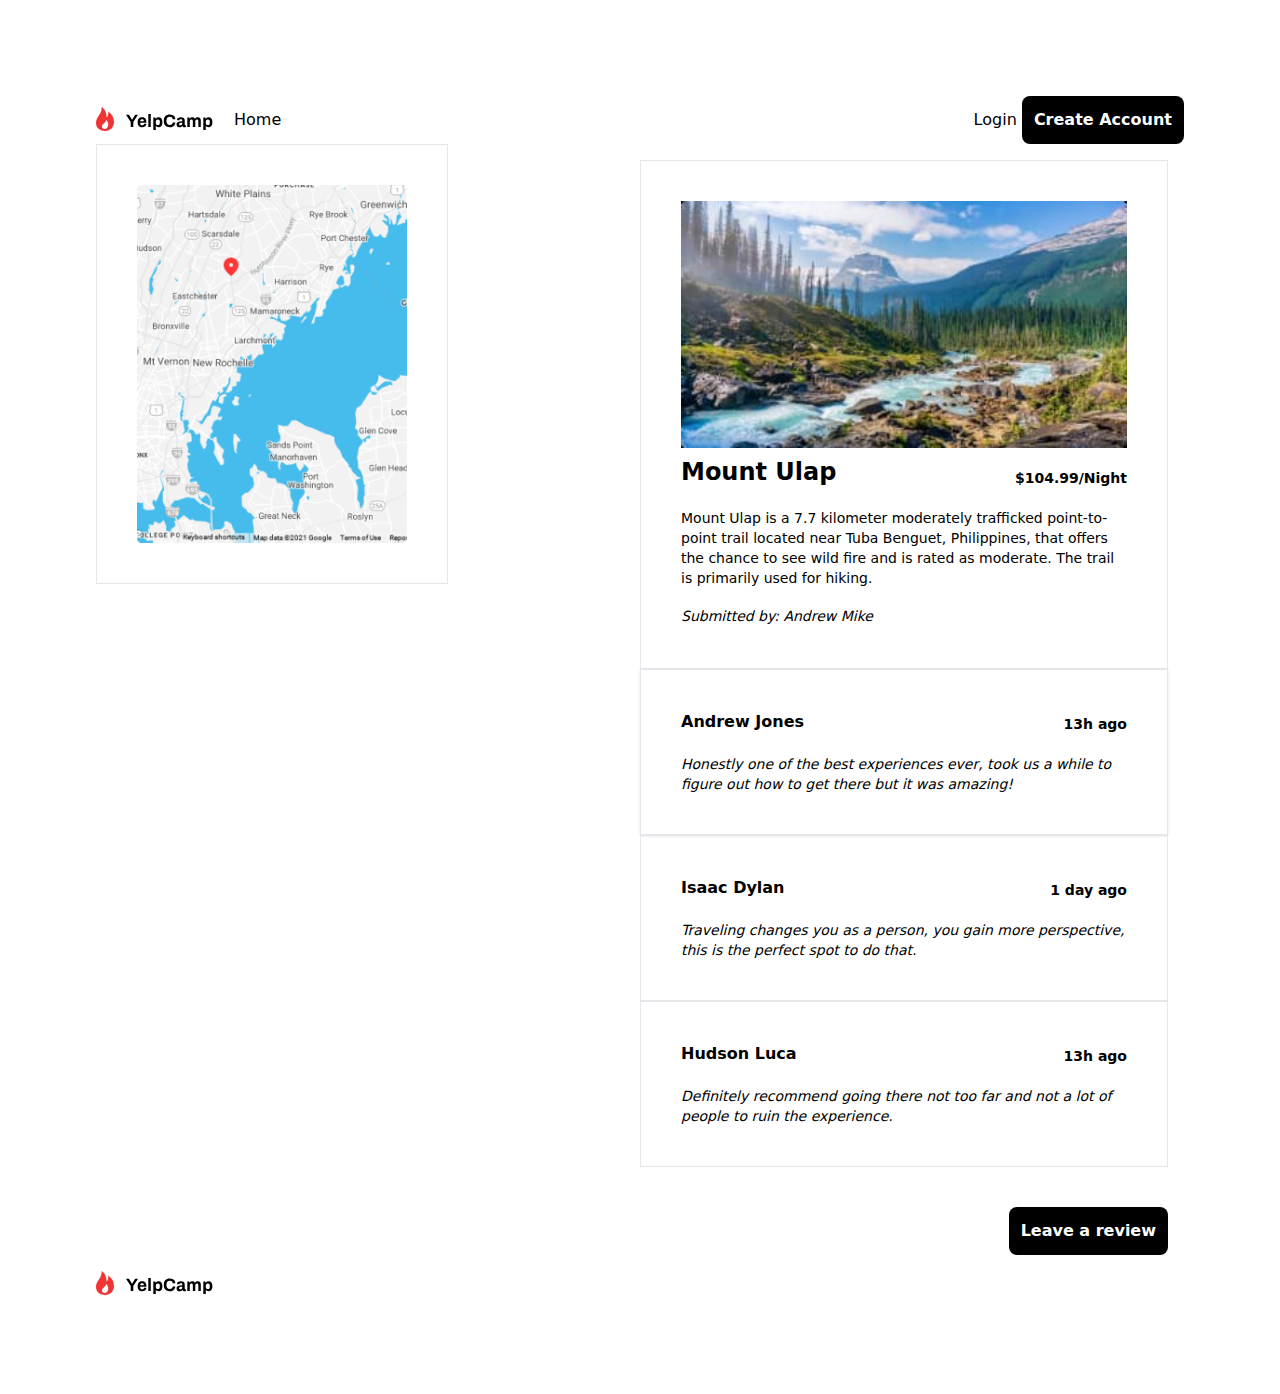
<file: ulap.html>
<!DOCTYPE html>
<html lang="en">
<head>
    <meta charset="UTF-8">
    <meta name="viewport" content="width=device-width, initial-scale=1.0">
    <title>Document</title>
  <link rel="stylesheet" href="./src/input.css">
  <link rel="stylesheet" href="./src/output.css">
</head>
<body class="mx-4 sm:mx-8 md:mx-24 my-4 sm:my-8 md:my-24">
    <!-- nav area -->
    <nav class="flex flex-row items-center justify-between">
        <div class="flex items-center gap-5">
            <img src="./Assets/Logo.svg" alt="Logo">
            <a href="#" class="font-medium hover:text-gray-500 hidden sm:inline-block md:inline-block">Home</a>
        </div>
        <div class="gap-5">
            <a href="#" class="font-medium hover:text-gray-500 hidden sm:inline-block md:inline-block">Login</a>
            <button class="p-3 bg-black text-white font-semibold rounded-lg hover:bg-gray-500 hidden sm:inline-block md:inline-block">Create Account</button>
        </div>
        <button class="p-3 md:hidden">
            <img src="./Assets/Hamburger Menu.svg" alt="Menu Icon" class="w-6 h-6">
        </button>
    </nav>
    <!-- End of nav area -->

    <main class="flex flex-col sm:flex-row items-start justify-between">
        <div class="sm:w-1/2">
            <!-- Map image at the top (visible on laptops) -->
            <div class="border p-5 sm:p-10 w-full sm:w-2/3 mx-auto sm:mx-0 mb-5 sm:mb-0 hidden lg:block">
                <img src="./Assets/Map.png" alt="Map" class="mt-0">
            </div>
        </div>

        <div class="sm:w-1/2 mx-4 my-4">
            <div class="border p-5 sm:p-10">
                <img src="./Assets/Camp Images/Compressed Images/Mount Ulap.jpg" alt="Mount Ulap" class="w-full">
                <div class="flex flex-row justify-between pb-3 sm:pb-5">
                    <h2 class="text-lg sm:text-2xl font-bold pt-2">Mount Ulap</h2>
                    <span class="text-xs sm:text-sm pt-2 sm:pt-5 font-bold">$104.99/Night</span>
                </div>
                <p class="text-xs sm:text-sm pb-2 sm:pb-4">Mount Ulap is a 7.7 kilometer moderately trafficked point-to-point trail located near Tuba Benguet, Philippines, that offers the chance to see wild fire and is rated as moderate. The trail is primarily used for hiking.</p>
                <span class="italic text-xs sm:text-sm">Submitted by: Andrew Mike</span>
            </div>

            <div class="border p-5 sm:p-10 shadow">
                <div class="flex flex-row justify-between pb-3 sm:pb-5">
                    <h4 class="font-bold">Andrew Jones</h4>
                    <span class="text-xs sm:text-sm pt-1 font-bold">13h ago</span>
                </div>
                <p class="text-xs sm:text-sm italic">Honestly one of the best experiences ever, took us a while to figure out how to get there but it was amazing!</p>
            </div>

            <div class="border p-5 sm:p-10">
                <div class="flex flex-row justify-between pb-3 sm:pb-5">
                    <h4 class="font-bold">Isaac Dylan</h4>
                    <span class="text-xs sm:text-sm pt-1 font-bold">1 day ago</span>
                </div>
                <p class="text-xs sm:text-sm italic">Traveling changes you as a person, you gain more perspective, this is the perfect spot to do that.</p>
            </div>

            <div class="border p-5 sm:p-10">
                <div class="flex flex-row justify-between pb-3 sm:pb-5">
                    <h4 class="font-bold">Hudson Luca</h4>
                    <span class="text-xs sm:text-sm pt-1 font-bold">13h ago</span>
                </div>
                <p class="text-xs sm:text-sm italic">Definitely recommend going there not too far and not a lot of people to ruin the experience.</p>
            </div>

            <button class="bg-black text-white font-bold p-3 mt-10 rounded-lg float-right">Leave a review</button>
        </div>
        <img src="./Assets/Map.png" alt="..." class="border p-5 sm:p-10 w-full sm:w-2/3 mx-auto sm:mx-0 mb-5 sm:mb-0 block lg:hidden">
        <!-- Map image at the bottom (visible on tablets and mobiles) -->
    </main>
    
    <img src="./Assets/Logo.svg" alt="Logo" class=" mt-4 sm:mt-0">
    <script src="./index.js"></script>
</body>
</html>
</file>
<file: src/input.css>
@tailwind base;
@tailwind components;
@tailwind utilities;
</file>
<file: src/output.css>
/*
! tailwindcss v3.3.3 | MIT License | https://tailwindcss.com
*/

/*
1. Prevent padding and border from affecting element width. (https://github.com/mozdevs/cssremedy/issues/4)
2. Allow adding a border to an element by just adding a border-width. (https://github.com/tailwindcss/tailwindcss/pull/116)
*/

*,
::before,
::after {
  box-sizing: border-box;
  /* 1 */
  border-width: 0;
  /* 2 */
  border-style: solid;
  /* 2 */
  border-color: #e5e7eb;
  /* 2 */
}

::before,
::after {
  --tw-content: '';
}

/*
1. Use a consistent sensible line-height in all browsers.
2. Prevent adjustments of font size after orientation changes in iOS.
3. Use a more readable tab size.
4. Use the user's configured `sans` font-family by default.
5. Use the user's configured `sans` font-feature-settings by default.
6. Use the user's configured `sans` font-variation-settings by default.
*/

html {
  line-height: 1.5;
  /* 1 */
  -webkit-text-size-adjust: 100%;
  /* 2 */
  -moz-tab-size: 4;
  /* 3 */
  -o-tab-size: 4;
     tab-size: 4;
  /* 3 */
  font-family: ui-sans-serif, system-ui, -apple-system, BlinkMacSystemFont, "Segoe UI", Roboto, "Helvetica Neue", Arial, "Noto Sans", sans-serif, "Apple Color Emoji", "Segoe UI Emoji", "Segoe UI Symbol", "Noto Color Emoji";
  /* 4 */
  font-feature-settings: normal;
  /* 5 */
  font-variation-settings: normal;
  /* 6 */
}

/*
1. Remove the margin in all browsers.
2. Inherit line-height from `html` so users can set them as a class directly on the `html` element.
*/

body {
  margin: 0;
  /* 1 */
  line-height: inherit;
  /* 2 */
}

/*
1. Add the correct height in Firefox.
2. Correct the inheritance of border color in Firefox. (https://bugzilla.mozilla.org/show_bug.cgi?id=190655)
3. Ensure horizontal rules are visible by default.
*/

hr {
  height: 0;
  /* 1 */
  color: inherit;
  /* 2 */
  border-top-width: 1px;
  /* 3 */
}

/*
Add the correct text decoration in Chrome, Edge, and Safari.
*/

abbr:where([title]) {
  -webkit-text-decoration: underline dotted;
          text-decoration: underline dotted;
}

/*
Remove the default font size and weight for headings.
*/

h1,
h2,
h3,
h4,
h5,
h6 {
  font-size: inherit;
  font-weight: inherit;
}

/*
Reset links to optimize for opt-in styling instead of opt-out.
*/

a {
  color: inherit;
  text-decoration: inherit;
}

/*
Add the correct font weight in Edge and Safari.
*/

b,
strong {
  font-weight: bolder;
}

/*
1. Use the user's configured `mono` font family by default.
2. Correct the odd `em` font sizing in all browsers.
*/

code,
kbd,
samp,
pre {
  font-family: ui-monospace, SFMono-Regular, Menlo, Monaco, Consolas, "Liberation Mono", "Courier New", monospace;
  /* 1 */
  font-size: 1em;
  /* 2 */
}

/*
Add the correct font size in all browsers.
*/

small {
  font-size: 80%;
}

/*
Prevent `sub` and `sup` elements from affecting the line height in all browsers.
*/

sub,
sup {
  font-size: 75%;
  line-height: 0;
  position: relative;
  vertical-align: baseline;
}

sub {
  bottom: -0.25em;
}

sup {
  top: -0.5em;
}

/*
1. Remove text indentation from table contents in Chrome and Safari. (https://bugs.chromium.org/p/chromium/issues/detail?id=999088, https://bugs.webkit.org/show_bug.cgi?id=201297)
2. Correct table border color inheritance in all Chrome and Safari. (https://bugs.chromium.org/p/chromium/issues/detail?id=935729, https://bugs.webkit.org/show_bug.cgi?id=195016)
3. Remove gaps between table borders by default.
*/

table {
  text-indent: 0;
  /* 1 */
  border-color: inherit;
  /* 2 */
  border-collapse: collapse;
  /* 3 */
}

/*
1. Change the font styles in all browsers.
2. Remove the margin in Firefox and Safari.
3. Remove default padding in all browsers.
*/

button,
input,
optgroup,
select,
textarea {
  font-family: inherit;
  /* 1 */
  font-feature-settings: inherit;
  /* 1 */
  font-variation-settings: inherit;
  /* 1 */
  font-size: 100%;
  /* 1 */
  font-weight: inherit;
  /* 1 */
  line-height: inherit;
  /* 1 */
  color: inherit;
  /* 1 */
  margin: 0;
  /* 2 */
  padding: 0;
  /* 3 */
}

/*
Remove the inheritance of text transform in Edge and Firefox.
*/

button,
select {
  text-transform: none;
}

/*
1. Correct the inability to style clickable types in iOS and Safari.
2. Remove default button styles.
*/

button,
[type='button'],
[type='reset'],
[type='submit'] {
  -webkit-appearance: button;
  /* 1 */
  background-color: transparent;
  /* 2 */
  background-image: none;
  /* 2 */
}

/*
Use the modern Firefox focus style for all focusable elements.
*/

:-moz-focusring {
  outline: auto;
}

/*
Remove the additional `:invalid` styles in Firefox. (https://github.com/mozilla/gecko-dev/blob/2f9eacd9d3d995c937b4251a5557d95d494c9be1/layout/style/res/forms.css#L728-L737)
*/

:-moz-ui-invalid {
  box-shadow: none;
}

/*
Add the correct vertical alignment in Chrome and Firefox.
*/

progress {
  vertical-align: baseline;
}

/*
Correct the cursor style of increment and decrement buttons in Safari.
*/

::-webkit-inner-spin-button,
::-webkit-outer-spin-button {
  height: auto;
}

/*
1. Correct the odd appearance in Chrome and Safari.
2. Correct the outline style in Safari.
*/

[type='search'] {
  -webkit-appearance: textfield;
  /* 1 */
  outline-offset: -2px;
  /* 2 */
}

/*
Remove the inner padding in Chrome and Safari on macOS.
*/

::-webkit-search-decoration {
  -webkit-appearance: none;
}

/*
1. Correct the inability to style clickable types in iOS and Safari.
2. Change font properties to `inherit` in Safari.
*/

::-webkit-file-upload-button {
  -webkit-appearance: button;
  /* 1 */
  font: inherit;
  /* 2 */
}

/*
Add the correct display in Chrome and Safari.
*/

summary {
  display: list-item;
}

/*
Removes the default spacing and border for appropriate elements.
*/

blockquote,
dl,
dd,
h1,
h2,
h3,
h4,
h5,
h6,
hr,
figure,
p,
pre {
  margin: 0;
}

fieldset {
  margin: 0;
  padding: 0;
}

legend {
  padding: 0;
}

ol,
ul,
menu {
  list-style: none;
  margin: 0;
  padding: 0;
}

/*
Reset default styling for dialogs.
*/

dialog {
  padding: 0;
}

/*
Prevent resizing textareas horizontally by default.
*/

textarea {
  resize: vertical;
}

/*
1. Reset the default placeholder opacity in Firefox. (https://github.com/tailwindlabs/tailwindcss/issues/3300)
2. Set the default placeholder color to the user's configured gray 400 color.
*/

input::-moz-placeholder, textarea::-moz-placeholder {
  opacity: 1;
  /* 1 */
  color: #9ca3af;
  /* 2 */
}

input::placeholder,
textarea::placeholder {
  opacity: 1;
  /* 1 */
  color: #9ca3af;
  /* 2 */
}

/*
Set the default cursor for buttons.
*/

button,
[role="button"] {
  cursor: pointer;
}

/*
Make sure disabled buttons don't get the pointer cursor.
*/

:disabled {
  cursor: default;
}

/*
1. Make replaced elements `display: block` by default. (https://github.com/mozdevs/cssremedy/issues/14)
2. Add `vertical-align: middle` to align replaced elements more sensibly by default. (https://github.com/jensimmons/cssremedy/issues/14#issuecomment-634934210)
   This can trigger a poorly considered lint error in some tools but is included by design.
*/

img,
svg,
video,
canvas,
audio,
iframe,
embed,
object {
  display: block;
  /* 1 */
  vertical-align: middle;
  /* 2 */
}

/*
Constrain images and videos to the parent width and preserve their intrinsic aspect ratio. (https://github.com/mozdevs/cssremedy/issues/14)
*/

img,
video {
  max-width: 100%;
  height: auto;
}

/* Make elements with the HTML hidden attribute stay hidden by default */

[hidden] {
  display: none;
}

*, ::before, ::after {
  --tw-border-spacing-x: 0;
  --tw-border-spacing-y: 0;
  --tw-translate-x: 0;
  --tw-translate-y: 0;
  --tw-rotate: 0;
  --tw-skew-x: 0;
  --tw-skew-y: 0;
  --tw-scale-x: 1;
  --tw-scale-y: 1;
  --tw-pan-x:  ;
  --tw-pan-y:  ;
  --tw-pinch-zoom:  ;
  --tw-scroll-snap-strictness: proximity;
  --tw-gradient-from-position:  ;
  --tw-gradient-via-position:  ;
  --tw-gradient-to-position:  ;
  --tw-ordinal:  ;
  --tw-slashed-zero:  ;
  --tw-numeric-figure:  ;
  --tw-numeric-spacing:  ;
  --tw-numeric-fraction:  ;
  --tw-ring-inset:  ;
  --tw-ring-offset-width: 0px;
  --tw-ring-offset-color: #fff;
  --tw-ring-color: rgb(59 130 246 / 0.5);
  --tw-ring-offset-shadow: 0 0 #0000;
  --tw-ring-shadow: 0 0 #0000;
  --tw-shadow: 0 0 #0000;
  --tw-shadow-colored: 0 0 #0000;
  --tw-blur:  ;
  --tw-brightness:  ;
  --tw-contrast:  ;
  --tw-grayscale:  ;
  --tw-hue-rotate:  ;
  --tw-invert:  ;
  --tw-saturate:  ;
  --tw-sepia:  ;
  --tw-drop-shadow:  ;
  --tw-backdrop-blur:  ;
  --tw-backdrop-brightness:  ;
  --tw-backdrop-contrast:  ;
  --tw-backdrop-grayscale:  ;
  --tw-backdrop-hue-rotate:  ;
  --tw-backdrop-invert:  ;
  --tw-backdrop-opacity:  ;
  --tw-backdrop-saturate:  ;
  --tw-backdrop-sepia:  ;
}

::backdrop {
  --tw-border-spacing-x: 0;
  --tw-border-spacing-y: 0;
  --tw-translate-x: 0;
  --tw-translate-y: 0;
  --tw-rotate: 0;
  --tw-skew-x: 0;
  --tw-skew-y: 0;
  --tw-scale-x: 1;
  --tw-scale-y: 1;
  --tw-pan-x:  ;
  --tw-pan-y:  ;
  --tw-pinch-zoom:  ;
  --tw-scroll-snap-strictness: proximity;
  --tw-gradient-from-position:  ;
  --tw-gradient-via-position:  ;
  --tw-gradient-to-position:  ;
  --tw-ordinal:  ;
  --tw-slashed-zero:  ;
  --tw-numeric-figure:  ;
  --tw-numeric-spacing:  ;
  --tw-numeric-fraction:  ;
  --tw-ring-inset:  ;
  --tw-ring-offset-width: 0px;
  --tw-ring-offset-color: #fff;
  --tw-ring-color: rgb(59 130 246 / 0.5);
  --tw-ring-offset-shadow: 0 0 #0000;
  --tw-ring-shadow: 0 0 #0000;
  --tw-shadow: 0 0 #0000;
  --tw-shadow-colored: 0 0 #0000;
  --tw-blur:  ;
  --tw-brightness:  ;
  --tw-contrast:  ;
  --tw-grayscale:  ;
  --tw-hue-rotate:  ;
  --tw-invert:  ;
  --tw-saturate:  ;
  --tw-sepia:  ;
  --tw-drop-shadow:  ;
  --tw-backdrop-blur:  ;
  --tw-backdrop-brightness:  ;
  --tw-backdrop-contrast:  ;
  --tw-backdrop-grayscale:  ;
  --tw-backdrop-hue-rotate:  ;
  --tw-backdrop-invert:  ;
  --tw-backdrop-opacity:  ;
  --tw-backdrop-saturate:  ;
  --tw-backdrop-sepia:  ;
}

.container {
  width: 100%;
}

@media (min-width: 640px) {
  .container {
    max-width: 640px;
  }
}

@media (min-width: 768px) {
  .container {
    max-width: 768px;
  }
}

@media (min-width: 1024px) {
  .container {
    max-width: 1024px;
  }
}

@media (min-width: 1280px) {
  .container {
    max-width: 1280px;
  }
}

@media (min-width: 1536px) {
  .container {
    max-width: 1536px;
  }
}

.sr-only {
  position: absolute;
  width: 1px;
  height: 1px;
  padding: 0;
  margin: -1px;
  overflow: hidden;
  clip: rect(0, 0, 0, 0);
  white-space: nowrap;
  border-width: 0;
}

.not-sr-only {
  position: static;
  width: auto;
  height: auto;
  padding: 0;
  margin: 0;
  overflow: visible;
  clip: auto;
  white-space: normal;
}

.pointer-events-none {
  pointer-events: none;
}

.pointer-events-auto {
  pointer-events: auto;
}

.visible {
  visibility: visible;
}

.invisible {
  visibility: hidden;
}

.collapse {
  visibility: collapse;
}

.static {
  position: static;
}

.fixed {
  position: fixed;
}

.absolute {
  position: absolute;
}

.relative {
  position: relative;
}

.sticky {
  position: sticky;
}

.-inset-1 {
  inset: -0.25rem;
}

.end-1 {
  inset-inline-end: 0.25rem;
}

.left-3 {
  left: 0.75rem;
}

.top-1\/2 {
  top: 50%;
}

.isolate {
  isolation: isolate;
}

.isolation-auto {
  isolation: auto;
}

.float-right {
  float: right;
}

.float-left {
  float: left;
}

.float-none {
  float: none;
}

.clear-left {
  clear: left;
}

.clear-right {
  clear: right;
}

.clear-both {
  clear: both;
}

.clear-none {
  clear: none;
}

.m-1 {
  margin: 0.25rem;
}

.m-5 {
  margin: 1.25rem;
}

.mx-24 {
  margin-left: 6rem;
  margin-right: 6rem;
}

.mx-4 {
  margin-left: 1rem;
  margin-right: 1rem;
}

.mx-auto {
  margin-left: auto;
  margin-right: auto;
}

.my-2 {
  margin-top: 0.5rem;
  margin-bottom: 0.5rem;
}

.my-3 {
  margin-top: 0.75rem;
  margin-bottom: 0.75rem;
}

.my-4 {
  margin-top: 1rem;
  margin-bottom: 1rem;
}

.mb-4 {
  margin-bottom: 1rem;
}

.mb-5 {
  margin-bottom: 1.25rem;
}

.ml-6 {
  margin-left: 1.5rem;
}

.mr-2 {
  margin-right: 0.5rem;
}

.mt-0 {
  margin-top: 0px;
}

.mt-10 {
  margin-top: 2.5rem;
}

.mt-2 {
  margin-top: 0.5rem;
}

.mt-24 {
  margin-top: 6rem;
}

.mt-3 {
  margin-top: 0.75rem;
}

.mt-4 {
  margin-top: 1rem;
}

.mt-5 {
  margin-top: 1.25rem;
}

.mt-7 {
  margin-top: 1.75rem;
}

.box-border {
  box-sizing: border-box;
}

.box-content {
  box-sizing: content-box;
}

.line-clamp-none {
  overflow: visible;
  display: block;
  -webkit-box-orient: horizontal;
  -webkit-line-clamp: none;
}

.block {
  display: block;
}

.inline-block {
  display: inline-block;
}

.inline {
  display: inline;
}

.flex {
  display: flex;
}

.inline-flex {
  display: inline-flex;
}

.table {
  display: table;
}

.inline-table {
  display: inline-table;
}

.table-caption {
  display: table-caption;
}

.table-cell {
  display: table-cell;
}

.table-column {
  display: table-column;
}

.table-column-group {
  display: table-column-group;
}

.table-footer-group {
  display: table-footer-group;
}

.table-header-group {
  display: table-header-group;
}

.table-row-group {
  display: table-row-group;
}

.table-row {
  display: table-row;
}

.flow-root {
  display: flow-root;
}

.grid {
  display: grid;
}

.inline-grid {
  display: inline-grid;
}

.contents {
  display: contents;
}

.list-item {
  display: list-item;
}

.hidden {
  display: none;
}

.h-10 {
  height: 2.5rem;
}

.h-5 {
  height: 1.25rem;
}

.h-6 {
  height: 1.5rem;
}

.h-72 {
  height: 18rem;
}

.h-8 {
  height: 2rem;
}

.h-screen {
  height: 100vh;
}

.w-48 {
  width: 12rem;
}

.w-5 {
  width: 1.25rem;
}

.w-6 {
  width: 1.5rem;
}

.w-full {
  width: 100%;
}

.flex-shrink {
  flex-shrink: 1;
}

.shrink {
  flex-shrink: 1;
}

.flex-grow {
  flex-grow: 1;
}

.grow {
  flex-grow: 1;
}

.table-auto {
  table-layout: auto;
}

.table-fixed {
  table-layout: fixed;
}

.caption-top {
  caption-side: top;
}

.caption-bottom {
  caption-side: bottom;
}

.border-collapse {
  border-collapse: collapse;
}

.border-separate {
  border-collapse: separate;
}

.-translate-y-1\/2 {
  --tw-translate-y: -50%;
  transform: translate(var(--tw-translate-x), var(--tw-translate-y)) rotate(var(--tw-rotate)) skewX(var(--tw-skew-x)) skewY(var(--tw-skew-y)) scaleX(var(--tw-scale-x)) scaleY(var(--tw-scale-y));
}

.\!transform {
  transform: translate(var(--tw-translate-x), var(--tw-translate-y)) rotate(var(--tw-rotate)) skewX(var(--tw-skew-x)) skewY(var(--tw-skew-y)) scaleX(var(--tw-scale-x)) scaleY(var(--tw-scale-y)) !important;
}

.transform {
  transform: translate(var(--tw-translate-x), var(--tw-translate-y)) rotate(var(--tw-rotate)) skewX(var(--tw-skew-x)) skewY(var(--tw-skew-y)) scaleX(var(--tw-scale-x)) scaleY(var(--tw-scale-y));
}

.transform-cpu {
  transform: translate(var(--tw-translate-x), var(--tw-translate-y)) rotate(var(--tw-rotate)) skewX(var(--tw-skew-x)) skewY(var(--tw-skew-y)) scaleX(var(--tw-scale-x)) scaleY(var(--tw-scale-y));
}

.transform-gpu {
  transform: translate3d(var(--tw-translate-x), var(--tw-translate-y), 0) rotate(var(--tw-rotate)) skewX(var(--tw-skew-x)) skewY(var(--tw-skew-y)) scaleX(var(--tw-scale-x)) scaleY(var(--tw-scale-y));
}

.transform-none {
  transform: none;
}

.touch-auto {
  touch-action: auto;
}

.touch-none {
  touch-action: none;
}

.touch-pan-x {
  --tw-pan-x: pan-x;
  touch-action: var(--tw-pan-x) var(--tw-pan-y) var(--tw-pinch-zoom);
}

.touch-pan-left {
  --tw-pan-x: pan-left;
  touch-action: var(--tw-pan-x) var(--tw-pan-y) var(--tw-pinch-zoom);
}

.touch-pan-right {
  --tw-pan-x: pan-right;
  touch-action: var(--tw-pan-x) var(--tw-pan-y) var(--tw-pinch-zoom);
}

.touch-pan-y {
  --tw-pan-y: pan-y;
  touch-action: var(--tw-pan-x) var(--tw-pan-y) var(--tw-pinch-zoom);
}

.touch-pan-up {
  --tw-pan-y: pan-up;
  touch-action: var(--tw-pan-x) var(--tw-pan-y) var(--tw-pinch-zoom);
}

.touch-pan-down {
  --tw-pan-y: pan-down;
  touch-action: var(--tw-pan-x) var(--tw-pan-y) var(--tw-pinch-zoom);
}

.touch-pinch-zoom {
  --tw-pinch-zoom: pinch-zoom;
  touch-action: var(--tw-pan-x) var(--tw-pan-y) var(--tw-pinch-zoom);
}

.touch-manipulation {
  touch-action: manipulation;
}

.select-none {
  -webkit-user-select: none;
     -moz-user-select: none;
          user-select: none;
}

.select-text {
  -webkit-user-select: text;
     -moz-user-select: text;
          user-select: text;
}

.select-all {
  -webkit-user-select: all;
     -moz-user-select: all;
          user-select: all;
}

.select-auto {
  -webkit-user-select: auto;
     -moz-user-select: auto;
          user-select: auto;
}

.resize-none {
  resize: none;
}

.resize-y {
  resize: vertical;
}

.resize-x {
  resize: horizontal;
}

.resize {
  resize: both;
}

.snap-none {
  scroll-snap-type: none;
}

.snap-x {
  scroll-snap-type: x var(--tw-scroll-snap-strictness);
}

.snap-y {
  scroll-snap-type: y var(--tw-scroll-snap-strictness);
}

.snap-both {
  scroll-snap-type: both var(--tw-scroll-snap-strictness);
}

.snap-mandatory {
  --tw-scroll-snap-strictness: mandatory;
}

.snap-proximity {
  --tw-scroll-snap-strictness: proximity;
}

.snap-start {
  scroll-snap-align: start;
}

.snap-end {
  scroll-snap-align: end;
}

.snap-center {
  scroll-snap-align: center;
}

.snap-align-none {
  scroll-snap-align: none;
}

.snap-normal {
  scroll-snap-stop: normal;
}

.snap-always {
  scroll-snap-stop: always;
}

.list-inside {
  list-style-position: inside;
}

.list-outside {
  list-style-position: outside;
}

.appearance-none {
  -webkit-appearance: none;
     -moz-appearance: none;
          appearance: none;
}

.break-before-auto {
  -moz-column-break-before: auto;
       break-before: auto;
}

.break-before-avoid {
  -moz-column-break-before: avoid;
       break-before: avoid;
}

.break-before-all {
  -moz-column-break-before: all;
       break-before: all;
}

.break-before-avoid-page {
  -moz-column-break-before: avoid;
       break-before: avoid-page;
}

.break-before-page {
  -moz-column-break-before: page;
       break-before: page;
}

.break-before-left {
  -moz-column-break-before: left;
       break-before: left;
}

.break-before-right {
  -moz-column-break-before: right;
       break-before: right;
}

.break-before-column {
  -moz-column-break-before: column;
       break-before: column;
}

.break-inside-auto {
  -moz-column-break-inside: auto;
       break-inside: auto;
}

.break-inside-avoid {
  -moz-column-break-inside: avoid;
       break-inside: avoid;
}

.break-inside-avoid-page {
  break-inside: avoid-page;
}

.break-inside-avoid-column {
  -moz-column-break-inside: avoid;
       break-inside: avoid-column;
}

.break-after-auto {
  -moz-column-break-after: auto;
       break-after: auto;
}

.break-after-avoid {
  -moz-column-break-after: avoid;
       break-after: avoid;
}

.break-after-all {
  -moz-column-break-after: all;
       break-after: all;
}

.break-after-avoid-page {
  -moz-column-break-after: avoid;
       break-after: avoid-page;
}

.break-after-page {
  -moz-column-break-after: page;
       break-after: page;
}

.break-after-left {
  -moz-column-break-after: left;
       break-after: left;
}

.break-after-right {
  -moz-column-break-after: right;
       break-after: right;
}

.break-after-column {
  -moz-column-break-after: column;
       break-after: column;
}

.grid-flow-row {
  grid-auto-flow: row;
}

.grid-flow-col {
  grid-auto-flow: column;
}

.grid-flow-dense {
  grid-auto-flow: dense;
}

.grid-flow-row-dense {
  grid-auto-flow: row dense;
}

.grid-flow-col-dense {
  grid-auto-flow: column dense;
}

.grid-cols-1 {
  grid-template-columns: repeat(1, minmax(0, 1fr));
}

.flex-row {
  flex-direction: row;
}

.flex-row-reverse {
  flex-direction: row-reverse;
}

.flex-col {
  flex-direction: column;
}

.flex-col-reverse {
  flex-direction: column-reverse;
}

.flex-wrap {
  flex-wrap: wrap;
}

.flex-wrap-reverse {
  flex-wrap: wrap-reverse;
}

.flex-nowrap {
  flex-wrap: nowrap;
}

.place-content-center {
  place-content: center;
}

.place-content-start {
  place-content: start;
}

.place-content-end {
  place-content: end;
}

.place-content-between {
  place-content: space-between;
}

.place-content-around {
  place-content: space-around;
}

.place-content-evenly {
  place-content: space-evenly;
}

.place-content-baseline {
  place-content: baseline;
}

.place-content-stretch {
  place-content: stretch;
}

.place-items-start {
  place-items: start;
}

.place-items-end {
  place-items: end;
}

.place-items-center {
  place-items: center;
}

.place-items-baseline {
  place-items: baseline;
}

.place-items-stretch {
  place-items: stretch;
}

.content-normal {
  align-content: normal;
}

.content-center {
  align-content: center;
}

.content-start {
  align-content: flex-start;
}

.content-end {
  align-content: flex-end;
}

.content-between {
  align-content: space-between;
}

.content-around {
  align-content: space-around;
}

.content-evenly {
  align-content: space-evenly;
}

.content-baseline {
  align-content: baseline;
}

.content-stretch {
  align-content: stretch;
}

.items-start {
  align-items: flex-start;
}

.items-end {
  align-items: flex-end;
}

.items-center {
  align-items: center;
}

.items-baseline {
  align-items: baseline;
}

.items-stretch {
  align-items: stretch;
}

.justify-normal {
  justify-content: normal;
}

.justify-start {
  justify-content: flex-start;
}

.justify-end {
  justify-content: flex-end;
}

.justify-center {
  justify-content: center;
}

.justify-between {
  justify-content: space-between;
}

.justify-around {
  justify-content: space-around;
}

.justify-evenly {
  justify-content: space-evenly;
}

.justify-stretch {
  justify-content: stretch;
}

.justify-items-start {
  justify-items: start;
}

.justify-items-end {
  justify-items: end;
}

.justify-items-center {
  justify-items: center;
}

.justify-items-stretch {
  justify-items: stretch;
}

.gap-4 {
  gap: 1rem;
}

.gap-5 {
  gap: 1.25rem;
}

.space-x-2 > :not([hidden]) ~ :not([hidden]) {
  --tw-space-x-reverse: 0;
  margin-right: calc(0.5rem * var(--tw-space-x-reverse));
  margin-left: calc(0.5rem * calc(1 - var(--tw-space-x-reverse)));
}

.space-y-2 > :not([hidden]) ~ :not([hidden]) {
  --tw-space-y-reverse: 0;
  margin-top: calc(0.5rem * calc(1 - var(--tw-space-y-reverse)));
  margin-bottom: calc(0.5rem * var(--tw-space-y-reverse));
}

.space-y-reverse > :not([hidden]) ~ :not([hidden]) {
  --tw-space-y-reverse: 1;
}

.space-x-reverse > :not([hidden]) ~ :not([hidden]) {
  --tw-space-x-reverse: 1;
}

.divide-x > :not([hidden]) ~ :not([hidden]) {
  --tw-divide-x-reverse: 0;
  border-right-width: calc(1px * var(--tw-divide-x-reverse));
  border-left-width: calc(1px * calc(1 - var(--tw-divide-x-reverse)));
}

.divide-y > :not([hidden]) ~ :not([hidden]) {
  --tw-divide-y-reverse: 0;
  border-top-width: calc(1px * calc(1 - var(--tw-divide-y-reverse)));
  border-bottom-width: calc(1px * var(--tw-divide-y-reverse));
}

.divide-y-reverse > :not([hidden]) ~ :not([hidden]) {
  --tw-divide-y-reverse: 1;
}

.divide-x-reverse > :not([hidden]) ~ :not([hidden]) {
  --tw-divide-x-reverse: 1;
}

.divide-solid > :not([hidden]) ~ :not([hidden]) {
  border-style: solid;
}

.divide-dashed > :not([hidden]) ~ :not([hidden]) {
  border-style: dashed;
}

.divide-dotted > :not([hidden]) ~ :not([hidden]) {
  border-style: dotted;
}

.divide-double > :not([hidden]) ~ :not([hidden]) {
  border-style: double;
}

.divide-none > :not([hidden]) ~ :not([hidden]) {
  border-style: none;
}

.place-self-auto {
  place-self: auto;
}

.place-self-start {
  place-self: start;
}

.place-self-end {
  place-self: end;
}

.place-self-center {
  place-self: center;
}

.place-self-stretch {
  place-self: stretch;
}

.self-auto {
  align-self: auto;
}

.self-start {
  align-self: flex-start;
}

.self-end {
  align-self: flex-end;
}

.self-center {
  align-self: center;
}

.self-stretch {
  align-self: stretch;
}

.self-baseline {
  align-self: baseline;
}

.justify-self-auto {
  justify-self: auto;
}

.justify-self-start {
  justify-self: start;
}

.justify-self-end {
  justify-self: end;
}

.justify-self-center {
  justify-self: center;
}

.justify-self-stretch {
  justify-self: stretch;
}

.overflow-auto {
  overflow: auto;
}

.overflow-hidden {
  overflow: hidden;
}

.overflow-clip {
  overflow: clip;
}

.overflow-visible {
  overflow: visible;
}

.overflow-scroll {
  overflow: scroll;
}

.overflow-x-auto {
  overflow-x: auto;
}

.overflow-y-auto {
  overflow-y: auto;
}

.overflow-x-hidden {
  overflow-x: hidden;
}

.overflow-y-hidden {
  overflow-y: hidden;
}

.overflow-x-clip {
  overflow-x: clip;
}

.overflow-y-clip {
  overflow-y: clip;
}

.overflow-x-visible {
  overflow-x: visible;
}

.overflow-y-visible {
  overflow-y: visible;
}

.overflow-x-scroll {
  overflow-x: scroll;
}

.overflow-y-scroll {
  overflow-y: scroll;
}

.overscroll-auto {
  overscroll-behavior: auto;
}

.overscroll-contain {
  overscroll-behavior: contain;
}

.overscroll-none {
  overscroll-behavior: none;
}

.overscroll-y-auto {
  overscroll-behavior-y: auto;
}

.overscroll-y-contain {
  overscroll-behavior-y: contain;
}

.overscroll-y-none {
  overscroll-behavior-y: none;
}

.overscroll-x-auto {
  overscroll-behavior-x: auto;
}

.overscroll-x-contain {
  overscroll-behavior-x: contain;
}

.overscroll-x-none {
  overscroll-behavior-x: none;
}

.scroll-auto {
  scroll-behavior: auto;
}

.scroll-smooth {
  scroll-behavior: smooth;
}

.truncate {
  overflow: hidden;
  text-overflow: ellipsis;
  white-space: nowrap;
}

.overflow-ellipsis {
  text-overflow: ellipsis;
}

.text-ellipsis {
  text-overflow: ellipsis;
}

.text-clip {
  text-overflow: clip;
}

.hyphens-none {
  -webkit-hyphens: none;
          hyphens: none;
}

.hyphens-manual {
  -webkit-hyphens: manual;
          hyphens: manual;
}

.hyphens-auto {
  -webkit-hyphens: auto;
          hyphens: auto;
}

.whitespace-normal {
  white-space: normal;
}

.whitespace-nowrap {
  white-space: nowrap;
}

.whitespace-pre {
  white-space: pre;
}

.whitespace-pre-line {
  white-space: pre-line;
}

.whitespace-pre-wrap {
  white-space: pre-wrap;
}

.whitespace-break-spaces {
  white-space: break-spaces;
}

.break-normal {
  overflow-wrap: normal;
  word-break: normal;
}

.break-words {
  overflow-wrap: break-word;
}

.break-all {
  word-break: break-all;
}

.break-keep {
  word-break: keep-all;
}

.rounded {
  border-radius: 0.25rem;
}

.rounded-lg {
  border-radius: 0.5rem;
}

.rounded-b {
  border-bottom-right-radius: 0.25rem;
  border-bottom-left-radius: 0.25rem;
}

.rounded-e {
  border-start-end-radius: 0.25rem;
  border-end-end-radius: 0.25rem;
}

.rounded-l {
  border-top-left-radius: 0.25rem;
  border-bottom-left-radius: 0.25rem;
}

.rounded-r {
  border-top-right-radius: 0.25rem;
  border-bottom-right-radius: 0.25rem;
}

.rounded-s {
  border-start-start-radius: 0.25rem;
  border-end-start-radius: 0.25rem;
}

.rounded-t {
  border-top-left-radius: 0.25rem;
  border-top-right-radius: 0.25rem;
}

.rounded-bl {
  border-bottom-left-radius: 0.25rem;
}

.rounded-br {
  border-bottom-right-radius: 0.25rem;
}

.rounded-ee {
  border-end-end-radius: 0.25rem;
}

.rounded-es {
  border-end-start-radius: 0.25rem;
}

.rounded-se {
  border-start-end-radius: 0.25rem;
}

.rounded-ss {
  border-start-start-radius: 0.25rem;
}

.rounded-tl {
  border-top-left-radius: 0.25rem;
}

.rounded-tr {
  border-top-right-radius: 0.25rem;
}

.border {
  border-width: 1px;
}

.border-x {
  border-left-width: 1px;
  border-right-width: 1px;
}

.border-y {
  border-top-width: 1px;
  border-bottom-width: 1px;
}

.border-b {
  border-bottom-width: 1px;
}

.border-e {
  border-inline-end-width: 1px;
}

.border-l {
  border-left-width: 1px;
}

.border-r {
  border-right-width: 1px;
}

.border-s {
  border-inline-start-width: 1px;
}

.border-t {
  border-top-width: 1px;
}

.border-solid {
  border-style: solid;
}

.border-dashed {
  border-style: dashed;
}

.border-dotted {
  border-style: dotted;
}

.border-double {
  border-style: double;
}

.border-hidden {
  border-style: hidden;
}

.border-none {
  border-style: none;
}

.border-gray-300 {
  --tw-border-opacity: 1;
  border-color: rgb(209 213 219 / var(--tw-border-opacity));
}

.bg-\[rgb\(255\2c 0\2c 0\)\] {
  --tw-bg-opacity: 1;
  background-color: rgb(255 0 0 / var(--tw-bg-opacity));
}

.bg-black {
  --tw-bg-opacity: 1;
  background-color: rgb(0 0 0 / var(--tw-bg-opacity));
}

.bg-neutral-50 {
  --tw-bg-opacity: 1;
  background-color: rgb(250 250 250 / var(--tw-bg-opacity));
}

.bg-yellow-50 {
  --tw-bg-opacity: 1;
  background-color: rgb(254 252 232 / var(--tw-bg-opacity));
}

.decoration-slice {
  -webkit-box-decoration-break: slice;
          box-decoration-break: slice;
}

.decoration-clone {
  -webkit-box-decoration-break: clone;
          box-decoration-break: clone;
}

.box-decoration-slice {
  -webkit-box-decoration-break: slice;
          box-decoration-break: slice;
}

.box-decoration-clone {
  -webkit-box-decoration-break: clone;
          box-decoration-break: clone;
}

.bg-fixed {
  background-attachment: fixed;
}

.bg-local {
  background-attachment: local;
}

.bg-scroll {
  background-attachment: scroll;
}

.bg-clip-border {
  background-clip: border-box;
}

.bg-clip-padding {
  background-clip: padding-box;
}

.bg-clip-content {
  background-clip: content-box;
}

.bg-clip-text {
  -webkit-background-clip: text;
          background-clip: text;
}

.bg-repeat {
  background-repeat: repeat;
}

.bg-no-repeat {
  background-repeat: no-repeat;
}

.bg-repeat-x {
  background-repeat: repeat-x;
}

.bg-repeat-y {
  background-repeat: repeat-y;
}

.bg-repeat-round {
  background-repeat: round;
}

.bg-repeat-space {
  background-repeat: space;
}

.bg-origin-border {
  background-origin: border-box;
}

.bg-origin-padding {
  background-origin: padding-box;
}

.bg-origin-content {
  background-origin: content-box;
}

.object-contain {
  -o-object-fit: contain;
     object-fit: contain;
}

.object-cover {
  -o-object-fit: cover;
     object-fit: cover;
}

.object-fill {
  -o-object-fit: fill;
     object-fit: fill;
}

.object-none {
  -o-object-fit: none;
     object-fit: none;
}

.object-scale-down {
  -o-object-fit: scale-down;
     object-fit: scale-down;
}

.p-2 {
  padding: 0.5rem;
}

.p-3 {
  padding: 0.75rem;
}

.p-4 {
  padding: 1rem;
}

.p-5 {
  padding: 1.25rem;
}

.px-1 {
  padding-left: 0.25rem;
  padding-right: 0.25rem;
}

.py-2 {
  padding-top: 0.5rem;
  padding-bottom: 0.5rem;
}

.pb-2 {
  padding-bottom: 0.5rem;
}

.pb-3 {
  padding-bottom: 0.75rem;
}

.pl-10 {
  padding-left: 2.5rem;
}

.pr-4 {
  padding-right: 1rem;
}

.pt-1 {
  padding-top: 0.25rem;
}

.pt-2 {
  padding-top: 0.5rem;
}

.text-left {
  text-align: left;
}

.text-center {
  text-align: center;
}

.text-right {
  text-align: right;
}

.text-justify {
  text-align: justify;
}

.text-start {
  text-align: start;
}

.text-end {
  text-align: end;
}

.align-baseline {
  vertical-align: baseline;
}

.align-top {
  vertical-align: top;
}

.align-middle {
  vertical-align: middle;
}

.align-bottom {
  vertical-align: bottom;
}

.align-text-top {
  vertical-align: text-top;
}

.align-text-bottom {
  vertical-align: text-bottom;
}

.align-sub {
  vertical-align: sub;
}

.align-super {
  vertical-align: super;
}

.text-3xl {
  font-size: 1.875rem;
  line-height: 2.25rem;
}

.text-4xl {
  font-size: 2.25rem;
  line-height: 2.5rem;
}

.text-base {
  font-size: 1rem;
  line-height: 1.5rem;
}

.text-lg {
  font-size: 1.125rem;
  line-height: 1.75rem;
}

.text-sm {
  font-size: 0.875rem;
  line-height: 1.25rem;
}

.text-xs {
  font-size: 0.75rem;
  line-height: 1rem;
}

.font-bold {
  font-weight: 700;
}

.font-medium {
  font-weight: 500;
}

.font-semibold {
  font-weight: 600;
}

.uppercase {
  text-transform: uppercase;
}

.lowercase {
  text-transform: lowercase;
}

.capitalize {
  text-transform: capitalize;
}

.normal-case {
  text-transform: none;
}

.italic {
  font-style: italic;
}

.not-italic {
  font-style: normal;
}

.normal-nums {
  font-variant-numeric: normal;
}

.ordinal {
  --tw-ordinal: ordinal;
  font-variant-numeric: var(--tw-ordinal) var(--tw-slashed-zero) var(--tw-numeric-figure) var(--tw-numeric-spacing) var(--tw-numeric-fraction);
}

.slashed-zero {
  --tw-slashed-zero: slashed-zero;
  font-variant-numeric: var(--tw-ordinal) var(--tw-slashed-zero) var(--tw-numeric-figure) var(--tw-numeric-spacing) var(--tw-numeric-fraction);
}

.lining-nums {
  --tw-numeric-figure: lining-nums;
  font-variant-numeric: var(--tw-ordinal) var(--tw-slashed-zero) var(--tw-numeric-figure) var(--tw-numeric-spacing) var(--tw-numeric-fraction);
}

.oldstyle-nums {
  --tw-numeric-figure: oldstyle-nums;
  font-variant-numeric: var(--tw-ordinal) var(--tw-slashed-zero) var(--tw-numeric-figure) var(--tw-numeric-spacing) var(--tw-numeric-fraction);
}

.proportional-nums {
  --tw-numeric-spacing: proportional-nums;
  font-variant-numeric: var(--tw-ordinal) var(--tw-slashed-zero) var(--tw-numeric-figure) var(--tw-numeric-spacing) var(--tw-numeric-fraction);
}

.tabular-nums {
  --tw-numeric-spacing: tabular-nums;
  font-variant-numeric: var(--tw-ordinal) var(--tw-slashed-zero) var(--tw-numeric-figure) var(--tw-numeric-spacing) var(--tw-numeric-fraction);
}

.diagonal-fractions {
  --tw-numeric-fraction: diagonal-fractions;
  font-variant-numeric: var(--tw-ordinal) var(--tw-slashed-zero) var(--tw-numeric-figure) var(--tw-numeric-spacing) var(--tw-numeric-fraction);
}

.stacked-fractions {
  --tw-numeric-fraction: stacked-fractions;
  font-variant-numeric: var(--tw-ordinal) var(--tw-slashed-zero) var(--tw-numeric-figure) var(--tw-numeric-spacing) var(--tw-numeric-fraction);
}

.tracking-normal {
  letter-spacing: 0em;
}

.text-\[\#336699\]\/\[\.35\] {
  color: rgb(51 102 153 / .35);
}

.text-blue-500 {
  --tw-text-opacity: 1;
  color: rgb(59 130 246 / var(--tw-text-opacity));
}

.text-stone-500 {
  --tw-text-opacity: 1;
  color: rgb(120 113 108 / var(--tw-text-opacity));
}

.text-white {
  --tw-text-opacity: 1;
  color: rgb(255 255 255 / var(--tw-text-opacity));
}

.underline {
  text-decoration-line: underline;
}

.overline {
  text-decoration-line: overline;
}

.line-through {
  text-decoration-line: line-through;
}

.no-underline {
  text-decoration-line: none;
}

.decoration-solid {
  text-decoration-style: solid;
}

.decoration-double {
  text-decoration-style: double;
}

.decoration-dotted {
  text-decoration-style: dotted;
}

.decoration-dashed {
  text-decoration-style: dashed;
}

.decoration-wavy {
  text-decoration-style: wavy;
}

.antialiased {
  -webkit-font-smoothing: antialiased;
  -moz-osx-font-smoothing: grayscale;
}

.subpixel-antialiased {
  -webkit-font-smoothing: auto;
  -moz-osx-font-smoothing: auto;
}

.bg-blend-normal {
  background-blend-mode: normal;
}

.bg-blend-multiply {
  background-blend-mode: multiply;
}

.bg-blend-screen {
  background-blend-mode: screen;
}

.bg-blend-overlay {
  background-blend-mode: overlay;
}

.bg-blend-darken {
  background-blend-mode: darken;
}

.bg-blend-lighten {
  background-blend-mode: lighten;
}

.bg-blend-color-dodge {
  background-blend-mode: color-dodge;
}

.bg-blend-color-burn {
  background-blend-mode: color-burn;
}

.bg-blend-hard-light {
  background-blend-mode: hard-light;
}

.bg-blend-soft-light {
  background-blend-mode: soft-light;
}

.bg-blend-difference {
  background-blend-mode: difference;
}

.bg-blend-exclusion {
  background-blend-mode: exclusion;
}

.bg-blend-hue {
  background-blend-mode: hue;
}

.bg-blend-saturation {
  background-blend-mode: saturation;
}

.bg-blend-color {
  background-blend-mode: color;
}

.bg-blend-luminosity {
  background-blend-mode: luminosity;
}

.mix-blend-normal {
  mix-blend-mode: normal;
}

.mix-blend-multiply {
  mix-blend-mode: multiply;
}

.mix-blend-screen {
  mix-blend-mode: screen;
}

.mix-blend-overlay {
  mix-blend-mode: overlay;
}

.mix-blend-darken {
  mix-blend-mode: darken;
}

.mix-blend-lighten {
  mix-blend-mode: lighten;
}

.mix-blend-color-dodge {
  mix-blend-mode: color-dodge;
}

.mix-blend-color-burn {
  mix-blend-mode: color-burn;
}

.mix-blend-hard-light {
  mix-blend-mode: hard-light;
}

.mix-blend-soft-light {
  mix-blend-mode: soft-light;
}

.mix-blend-difference {
  mix-blend-mode: difference;
}

.mix-blend-exclusion {
  mix-blend-mode: exclusion;
}

.mix-blend-hue {
  mix-blend-mode: hue;
}

.mix-blend-saturation {
  mix-blend-mode: saturation;
}

.mix-blend-color {
  mix-blend-mode: color;
}

.mix-blend-luminosity {
  mix-blend-mode: luminosity;
}

.mix-blend-plus-lighter {
  mix-blend-mode: plus-lighter;
}

.\!shadow {
  --tw-shadow: 0 1px 3px 0 rgb(0 0 0 / 0.1), 0 1px 2px -1px rgb(0 0 0 / 0.1) !important;
  --tw-shadow-colored: 0 1px 3px 0 var(--tw-shadow-color), 0 1px 2px -1px var(--tw-shadow-color) !important;
  box-shadow: var(--tw-ring-offset-shadow, 0 0 #0000), var(--tw-ring-shadow, 0 0 #0000), var(--tw-shadow) !important;
}

.shadow {
  --tw-shadow: 0 1px 3px 0 rgb(0 0 0 / 0.1), 0 1px 2px -1px rgb(0 0 0 / 0.1);
  --tw-shadow-colored: 0 1px 3px 0 var(--tw-shadow-color), 0 1px 2px -1px var(--tw-shadow-color);
  box-shadow: var(--tw-ring-offset-shadow, 0 0 #0000), var(--tw-ring-shadow, 0 0 #0000), var(--tw-shadow);
}

.outline-none {
  outline: 2px solid transparent;
  outline-offset: 2px;
}

.outline {
  outline-style: solid;
}

.outline-dashed {
  outline-style: dashed;
}

.outline-dotted {
  outline-style: dotted;
}

.outline-double {
  outline-style: double;
}

.ring {
  --tw-ring-offset-shadow: var(--tw-ring-inset) 0 0 0 var(--tw-ring-offset-width) var(--tw-ring-offset-color);
  --tw-ring-shadow: var(--tw-ring-inset) 0 0 0 calc(3px + var(--tw-ring-offset-width)) var(--tw-ring-color);
  box-shadow: var(--tw-ring-offset-shadow), var(--tw-ring-shadow), var(--tw-shadow, 0 0 #0000);
}

.ring-inset {
  --tw-ring-inset: inset;
}

.blur {
  --tw-blur: blur(8px);
  filter: var(--tw-blur) var(--tw-brightness) var(--tw-contrast) var(--tw-grayscale) var(--tw-hue-rotate) var(--tw-invert) var(--tw-saturate) var(--tw-sepia) var(--tw-drop-shadow);
}

.drop-shadow {
  --tw-drop-shadow: drop-shadow(0 1px 2px rgb(0 0 0 / 0.1)) drop-shadow(0 1px 1px rgb(0 0 0 / 0.06));
  filter: var(--tw-blur) var(--tw-brightness) var(--tw-contrast) var(--tw-grayscale) var(--tw-hue-rotate) var(--tw-invert) var(--tw-saturate) var(--tw-sepia) var(--tw-drop-shadow);
}

.grayscale {
  --tw-grayscale: grayscale(100%);
  filter: var(--tw-blur) var(--tw-brightness) var(--tw-contrast) var(--tw-grayscale) var(--tw-hue-rotate) var(--tw-invert) var(--tw-saturate) var(--tw-sepia) var(--tw-drop-shadow);
}

.invert {
  --tw-invert: invert(100%);
  filter: var(--tw-blur) var(--tw-brightness) var(--tw-contrast) var(--tw-grayscale) var(--tw-hue-rotate) var(--tw-invert) var(--tw-saturate) var(--tw-sepia) var(--tw-drop-shadow);
}

.sepia {
  --tw-sepia: sepia(100%);
  filter: var(--tw-blur) var(--tw-brightness) var(--tw-contrast) var(--tw-grayscale) var(--tw-hue-rotate) var(--tw-invert) var(--tw-saturate) var(--tw-sepia) var(--tw-drop-shadow);
}

.\!filter {
  filter: var(--tw-blur) var(--tw-brightness) var(--tw-contrast) var(--tw-grayscale) var(--tw-hue-rotate) var(--tw-invert) var(--tw-saturate) var(--tw-sepia) var(--tw-drop-shadow) !important;
}

.filter {
  filter: var(--tw-blur) var(--tw-brightness) var(--tw-contrast) var(--tw-grayscale) var(--tw-hue-rotate) var(--tw-invert) var(--tw-saturate) var(--tw-sepia) var(--tw-drop-shadow);
}

.filter-none {
  filter: none;
}

.backdrop-blur {
  --tw-backdrop-blur: blur(8px);
  -webkit-backdrop-filter: var(--tw-backdrop-blur) var(--tw-backdrop-brightness) var(--tw-backdrop-contrast) var(--tw-backdrop-grayscale) var(--tw-backdrop-hue-rotate) var(--tw-backdrop-invert) var(--tw-backdrop-opacity) var(--tw-backdrop-saturate) var(--tw-backdrop-sepia);
          backdrop-filter: var(--tw-backdrop-blur) var(--tw-backdrop-brightness) var(--tw-backdrop-contrast) var(--tw-backdrop-grayscale) var(--tw-backdrop-hue-rotate) var(--tw-backdrop-invert) var(--tw-backdrop-opacity) var(--tw-backdrop-saturate) var(--tw-backdrop-sepia);
}

.backdrop-grayscale {
  --tw-backdrop-grayscale: grayscale(100%);
  -webkit-backdrop-filter: var(--tw-backdrop-blur) var(--tw-backdrop-brightness) var(--tw-backdrop-contrast) var(--tw-backdrop-grayscale) var(--tw-backdrop-hue-rotate) var(--tw-backdrop-invert) var(--tw-backdrop-opacity) var(--tw-backdrop-saturate) var(--tw-backdrop-sepia);
          backdrop-filter: var(--tw-backdrop-blur) var(--tw-backdrop-brightness) var(--tw-backdrop-contrast) var(--tw-backdrop-grayscale) var(--tw-backdrop-hue-rotate) var(--tw-backdrop-invert) var(--tw-backdrop-opacity) var(--tw-backdrop-saturate) var(--tw-backdrop-sepia);
}

.backdrop-invert {
  --tw-backdrop-invert: invert(100%);
  -webkit-backdrop-filter: var(--tw-backdrop-blur) var(--tw-backdrop-brightness) var(--tw-backdrop-contrast) var(--tw-backdrop-grayscale) var(--tw-backdrop-hue-rotate) var(--tw-backdrop-invert) var(--tw-backdrop-opacity) var(--tw-backdrop-saturate) var(--tw-backdrop-sepia);
          backdrop-filter: var(--tw-backdrop-blur) var(--tw-backdrop-brightness) var(--tw-backdrop-contrast) var(--tw-backdrop-grayscale) var(--tw-backdrop-hue-rotate) var(--tw-backdrop-invert) var(--tw-backdrop-opacity) var(--tw-backdrop-saturate) var(--tw-backdrop-sepia);
}

.backdrop-sepia {
  --tw-backdrop-sepia: sepia(100%);
  -webkit-backdrop-filter: var(--tw-backdrop-blur) var(--tw-backdrop-brightness) var(--tw-backdrop-contrast) var(--tw-backdrop-grayscale) var(--tw-backdrop-hue-rotate) var(--tw-backdrop-invert) var(--tw-backdrop-opacity) var(--tw-backdrop-saturate) var(--tw-backdrop-sepia);
          backdrop-filter: var(--tw-backdrop-blur) var(--tw-backdrop-brightness) var(--tw-backdrop-contrast) var(--tw-backdrop-grayscale) var(--tw-backdrop-hue-rotate) var(--tw-backdrop-invert) var(--tw-backdrop-opacity) var(--tw-backdrop-saturate) var(--tw-backdrop-sepia);
}

.backdrop-filter {
  -webkit-backdrop-filter: var(--tw-backdrop-blur) var(--tw-backdrop-brightness) var(--tw-backdrop-contrast) var(--tw-backdrop-grayscale) var(--tw-backdrop-hue-rotate) var(--tw-backdrop-invert) var(--tw-backdrop-opacity) var(--tw-backdrop-saturate) var(--tw-backdrop-sepia);
          backdrop-filter: var(--tw-backdrop-blur) var(--tw-backdrop-brightness) var(--tw-backdrop-contrast) var(--tw-backdrop-grayscale) var(--tw-backdrop-hue-rotate) var(--tw-backdrop-invert) var(--tw-backdrop-opacity) var(--tw-backdrop-saturate) var(--tw-backdrop-sepia);
}

.backdrop-filter-none {
  -webkit-backdrop-filter: none;
          backdrop-filter: none;
}

.transition {
  transition-property: color, background-color, border-color, text-decoration-color, fill, stroke, opacity, box-shadow, transform, filter, -webkit-backdrop-filter;
  transition-property: color, background-color, border-color, text-decoration-color, fill, stroke, opacity, box-shadow, transform, filter, backdrop-filter;
  transition-property: color, background-color, border-color, text-decoration-color, fill, stroke, opacity, box-shadow, transform, filter, backdrop-filter, -webkit-backdrop-filter;
  transition-timing-function: cubic-bezier(0.4, 0, 0.2, 1);
  transition-duration: 150ms;
}

.ease-in {
  transition-timing-function: cubic-bezier(0.4, 0, 1, 1);
}

.ease-in-out {
  transition-timing-function: cubic-bezier(0.4, 0, 0.2, 1);
}

.ease-out {
  transition-timing-function: cubic-bezier(0, 0, 0.2, 1);
}

.content-\[\'this-is-also-valid\]-weirdly-enough\'\] {
  --tw-content: 'this-is-also-valid]-weirdly-enough';
  content: var(--tw-content);
}

@media (min-width: 640px) {
  .sm\:container {
    width: 100%;
  }

  @media (min-width: 640px) {
    .sm\:container {
      max-width: 640px;
    }
  }

  @media (min-width: 768px) {
    .sm\:container {
      max-width: 768px;
    }
  }

  @media (min-width: 1024px) {
    .sm\:container {
      max-width: 1024px;
    }
  }

  @media (min-width: 1280px) {
    .sm\:container {
      max-width: 1280px;
    }
  }

  @media (min-width: 1536px) {
    .sm\:container {
      max-width: 1536px;
    }
  }
}

.hover\:bg-gray-500:hover {
  --tw-bg-opacity: 1;
  background-color: rgb(107 114 128 / var(--tw-bg-opacity));
}

.hover\:font-bold:hover {
  font-weight: 700;
}

.hover\:text-gray-500:hover {
  --tw-text-opacity: 1;
  color: rgb(107 114 128 / var(--tw-text-opacity));
}

.before\:hover\:text-center:hover::before {
  content: var(--tw-content);
  text-align: center;
}

.hover\:before\:text-center:hover::before {
  content: var(--tw-content);
  text-align: center;
}

.focus\:border-blue-500:focus {
  --tw-border-opacity: 1;
  border-color: rgb(59 130 246 / var(--tw-border-opacity));
}

.focus\:outline-none:focus {
  outline: 2px solid transparent;
  outline-offset: 2px;
}

.focus\:ring:focus {
  --tw-ring-offset-shadow: var(--tw-ring-inset) 0 0 0 var(--tw-ring-offset-width) var(--tw-ring-offset-color);
  --tw-ring-shadow: var(--tw-ring-inset) 0 0 0 calc(3px + var(--tw-ring-offset-width)) var(--tw-ring-color);
  box-shadow: var(--tw-ring-offset-shadow), var(--tw-ring-shadow), var(--tw-shadow, 0 0 #0000);
}

.focus\:ring-blue-200:focus {
  --tw-ring-opacity: 1;
  --tw-ring-color: rgb(191 219 254 / var(--tw-ring-opacity));
}

.focus\:hover\:text-center:hover:focus {
  text-align: center;
}

.hover\:focus\:text-center:focus:hover {
  text-align: center;
}

@media (min-width: 640px) {
  .sm\:mx-0 {
    margin-left: 0px;
    margin-right: 0px;
  }

  .sm\:mx-8 {
    margin-left: 2rem;
    margin-right: 2rem;
  }

  .sm\:my-8 {
    margin-top: 2rem;
    margin-bottom: 2rem;
  }

  .sm\:mb-0 {
    margin-bottom: 0px;
  }

  .sm\:mt-0 {
    margin-top: 0px;
  }

  .sm\:inline-block {
    display: inline-block;
  }

  .sm\:w-1\/2 {
    width: 50%;
  }

  .sm\:w-10 {
    width: 2.5rem;
  }

  .sm\:w-2\/3 {
    width: 66.666667%;
  }

  .sm\:w-64 {
    width: 16rem;
  }

  .sm\:w-auto {
    width: auto;
  }

  .sm\:w-full {
    width: 100%;
  }

  .sm\:grid-cols-1 {
    grid-template-columns: repeat(1, minmax(0, 1fr));
  }

  .sm\:flex-row {
    flex-direction: row;
  }

  .sm\:p-10 {
    padding: 2.5rem;
  }

  .sm\:pb-4 {
    padding-bottom: 1rem;
  }

  .sm\:pb-5 {
    padding-bottom: 1.25rem;
  }

  .sm\:pt-5 {
    padding-top: 1.25rem;
  }

  .sm\:text-2xl {
    font-size: 1.5rem;
    line-height: 2rem;
  }

  .sm\:text-sm {
    font-size: 0.875rem;
    line-height: 1.25rem;
  }

  .sm\:underline {
    text-decoration-line: underline;
  }
}

@media (min-width: 768px) {
  .md\:mx-24 {
    margin-left: 6rem;
    margin-right: 6rem;
  }

  .md\:my-12 {
    margin-top: 3rem;
    margin-bottom: 3rem;
  }

  .md\:my-24 {
    margin-top: 6rem;
    margin-bottom: 6rem;
  }

  .md\:my-8 {
    margin-top: 2rem;
    margin-bottom: 2rem;
  }

  .md\:inline-block {
    display: inline-block;
  }

  .md\:hidden {
    display: none;
  }

  .md\:h-80 {
    height: 20rem;
  }

  .md\:w-52 {
    width: 13rem;
  }

  .md\:w-full {
    width: 100%;
  }

  .md\:grid-cols-2 {
    grid-template-columns: repeat(2, minmax(0, 1fr));
  }

  .md\:flex-row {
    flex-direction: row;
  }

  .md\:gap-12 {
    gap: 3rem;
  }

  .md\:text-5xl {
    font-size: 3rem;
    line-height: 1;
  }

  .md\:text-xl {
    font-size: 1.25rem;
    line-height: 1.75rem;
  }

  .md\:font-semibold {
    font-weight: 600;
  }

  .md\:leading-6 {
    line-height: 1.5rem;
  }
}

@media (min-width: 1024px) {
  .lg\:ml-28 {
    margin-left: 7rem;
  }

  .lg\:mr-20 {
    margin-right: 5rem;
  }

  .lg\:mt-3 {
    margin-top: 0.75rem;
  }

  .lg\:mt-4 {
    margin-top: 1rem;
  }

  .lg\:mt-9 {
    margin-top: 2.25rem;
  }

  .lg\:block {
    display: block;
  }

  .lg\:hidden {
    display: none;
  }

  .lg\:h-full {
    height: 100%;
  }

  .lg\:w-full {
    width: 100%;
  }

  .lg\:flex-1 {
    flex: 1 1 0%;
  }

  .lg\:basis-1\/2 {
    flex-basis: 50%;
  }

  .lg\:grid-cols-3 {
    grid-template-columns: repeat(3, minmax(0, 1fr));
  }

  .lg\:flex-row {
    flex-direction: row;
  }

  .lg\:text-5xl {
    font-size: 3rem;
    line-height: 1;
  }
}

@media (prefers-color-scheme: dark) {
  @media (min-width: 1024px) {
    .dark\:lg\:hover\:\[paint-order\:markers\]:hover {
      paint-order: markers;
    }
  }
}
</file>
